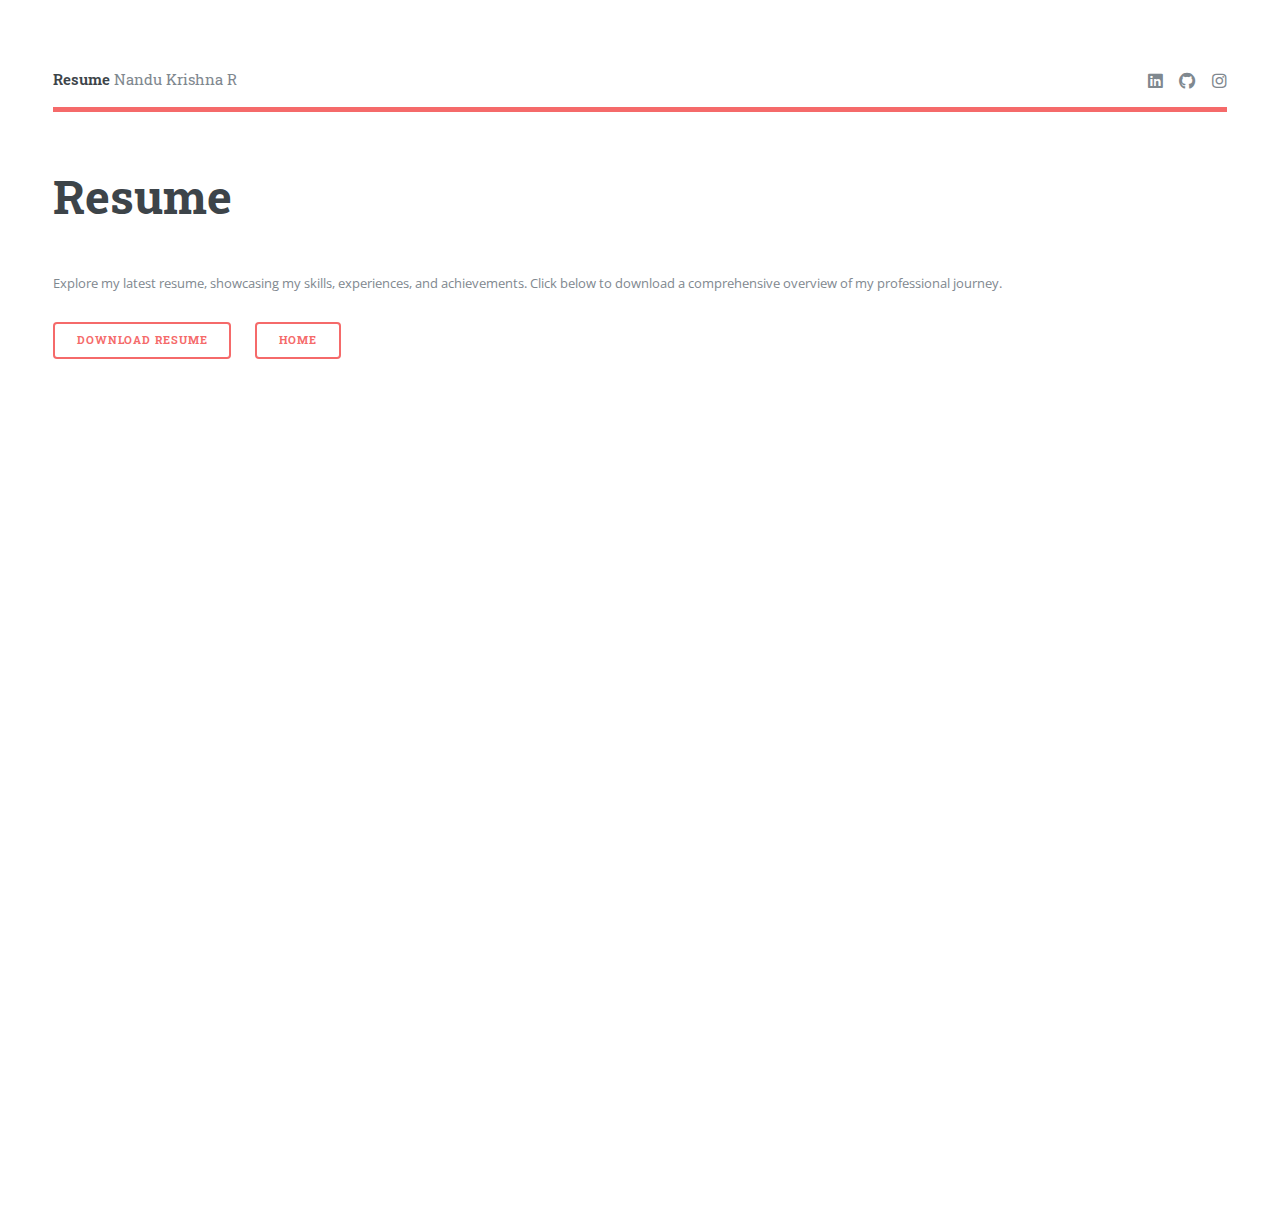
<file: Resume.html>
<!DOCTYPE HTML>
<!--
	Editorial by HTML5 UP
	html5up.net | @ajlkn
	Free for personal and commercial use under the CCA 3.0 license (html5up.net/license)
-->
<html>
	<head>
		<title>Resume</title>
		<meta charset="utf-8" />
		<meta name="viewport" content="width=device-width, initial-scale=1, user-scalable=no" />
		<link rel="stylesheet" href="assets/css/main.css" />
		<link rel="icon" href="images/favicon/favicon.ico" type="image/x-icon" />
	</head>
	<body class="is-preload">

		<!-- Wrapper -->
			<div id="wrapper">

				<!-- Main -->
					<div id="main">
						<div class="inner">

							<!-- Header -->
							<header id="header">
								
								<a href="index.html" class="logo"><strong>Resume</strong>  Nandu Krishna R</a>
								<ul class="icons">
									<li><a href="https://www.linkedin.com/in/nandu-krishna-r/" class="icon brands fa-linkedin"><span class="label">LinkedIn</span></a></li>
									<li><a href="https://github.com/Nandu-Kris7" class="icon brands fa-github"><span class="label">Github</span></a></li>
									<li><a href="https://www.instagram.com/cypher_.7?igsh=NTc4MTIwNjQ2YQ%3D%3D&utm_source=qr" class="icon brands fa-instagram"><span class="label">Instagram</span></a></li>
									
								</ul>
							</header>

							<!-- Content -->
								<section>
									<header class="main">
										<h1>Resume</h1>
									</header>
									<p>Explore my latest resume, showcasing my skills, experiences, and achievements. Click below to download a comprehensive overview of my professional journey.</p>
									<ul class="actions" style="display: flex; gap: 10px;">
										<li><a href="images/Nandu Resume.pdf" download class="button big">Download Resume</a></li>
										<li><a href="index.html" class="button big">Home</a></li>
									</ul>
										<iframe src="images/Nandu Resume.pdf" class="resume-container" style="width: 100%; height: 800px; border: none; position: relative; z-index: 1;"></iframe>
									</ul>
				

						</div>
					</div>

			</div>

		<!-- Scripts -->
			<script src="assets/js/jquery.min.js"></script>
			<script src="assets/js/browser.min.js"></script>
			<script src="assets/js/breakpoints.min.js"></script>
			<script src="assets/js/util.js"></script>
			<script src="assets/js/main.js"></script>

	</body>
</html>
</file>
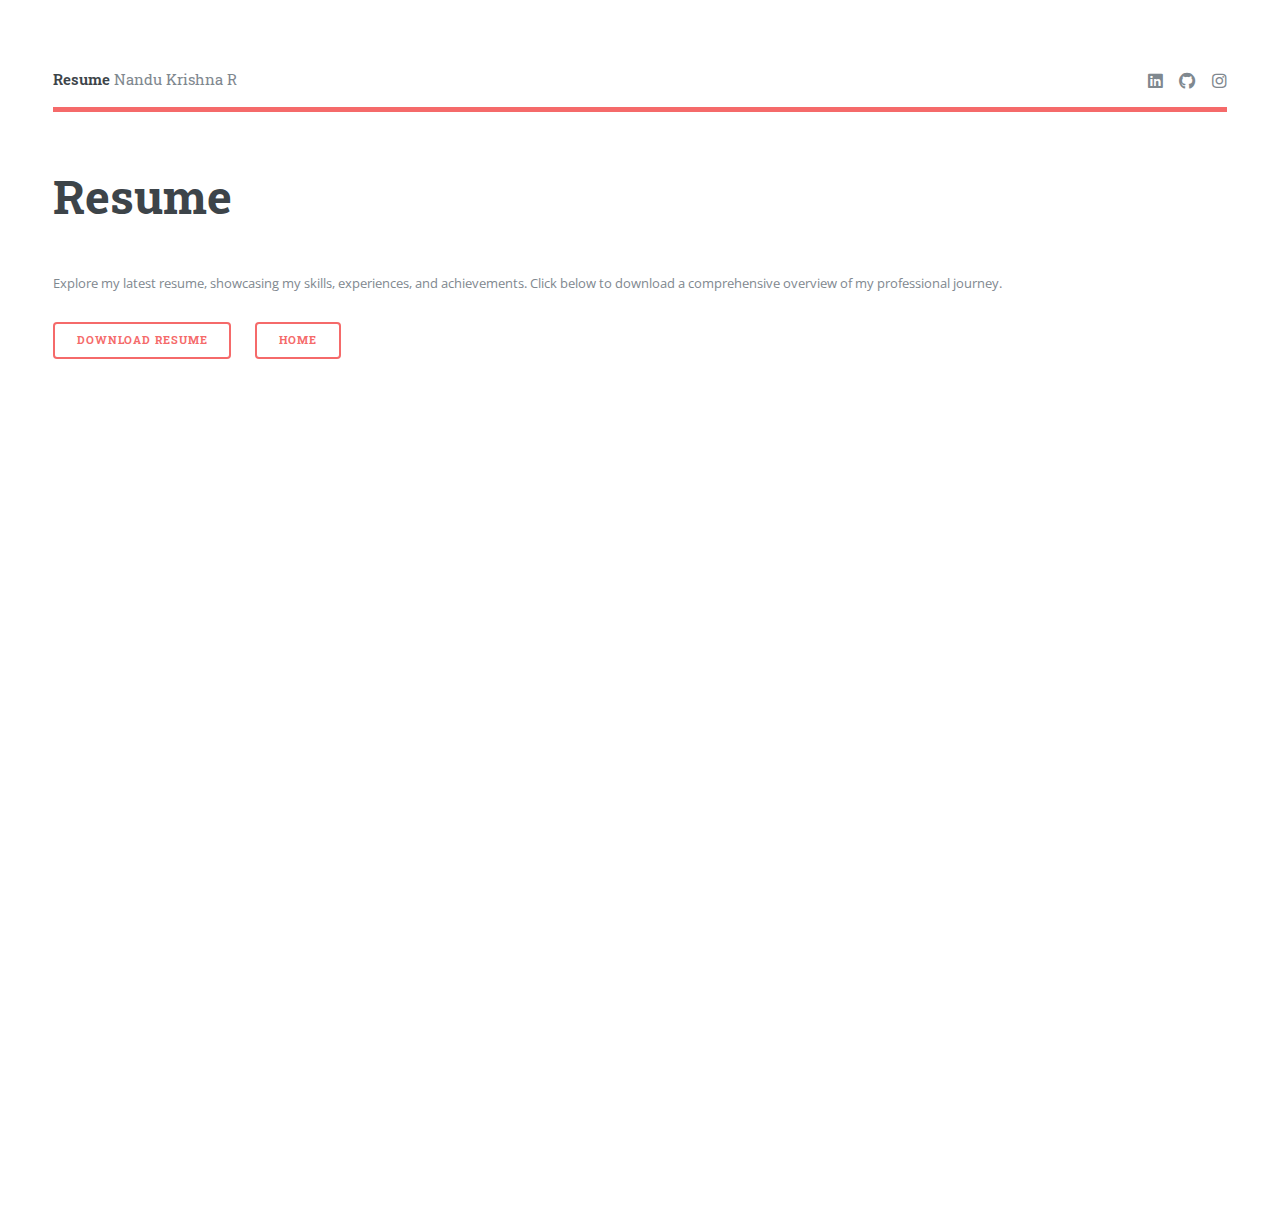
<file: PortWebsite/Resume.html>
<!DOCTYPE HTML>
<!--
	Editorial by HTML5 UP
	html5up.net | @ajlkn
	Free for personal and commercial use under the CCA 3.0 license (html5up.net/license)
-->
<html>
	<head>
		<title>Resume</title>
		<meta charset="utf-8" />
		<meta name="viewport" content="width=device-width, initial-scale=1, user-scalable=no" />
		<link rel="stylesheet" href="assets/css/main.css" />
	</head>
	<body class="is-preload">

		<!-- Wrapper -->
			<div id="wrapper">

				<!-- Main -->
					<div id="main">
						<div class="inner">

							<!-- Header -->
							<header id="header">
								
								<a href="index.html" class="logo"><strong>Resume</strong>  Nandu Krishna R</a>
								<ul class="icons">
									<li><a href="https://www.linkedin.com/in/nandu-krishna-r/" class="icon brands fa-linkedin"><span class="label">LinkedIn</span></a></li>
									<li><a href="https://github.com/Nandu-Kris7" class="icon brands fa-github"><span class="label">Github</span></a></li>
									<li><a href="https://www.instagram.com/cypher_.7?igsh=NTc4MTIwNjQ2YQ%3D%3D&utm_source=qr" class="icon brands fa-instagram"><span class="label">Instagram</span></a></li>
									
								</ul>
							</header>

							<!-- Content -->
								<section>
									<header class="main">
										<h1>Resume</h1>
									</header>
									<p>Explore my latest resume, showcasing my skills, experiences, and achievements. Click below to download a comprehensive overview of my professional journey.</p>
									<ul class="actions" style="display: flex; gap: 10px;">
										<li><a href="images/Nandu Resume.pdf" download class="button big">Download Resume</a></li>
										<li><a href="index.html" class="button big">Home</a></li>
									</ul>
										<iframe src="images/Nandu Resume.pdf" class="resume-container" style="width: 100%; height: 800px; border: none; position: relative; z-index: 1;"></iframe>
									</ul>
				

						</div>
					</div>

			</div>

		<!-- Scripts -->
			<script src="assets/js/jquery.min.js"></script>
			<script src="assets/js/browser.min.js"></script>
			<script src="assets/js/breakpoints.min.js"></script>
			<script src="assets/js/util.js"></script>
			<script src="assets/js/main.js"></script>

	</body>
</html>
</file>
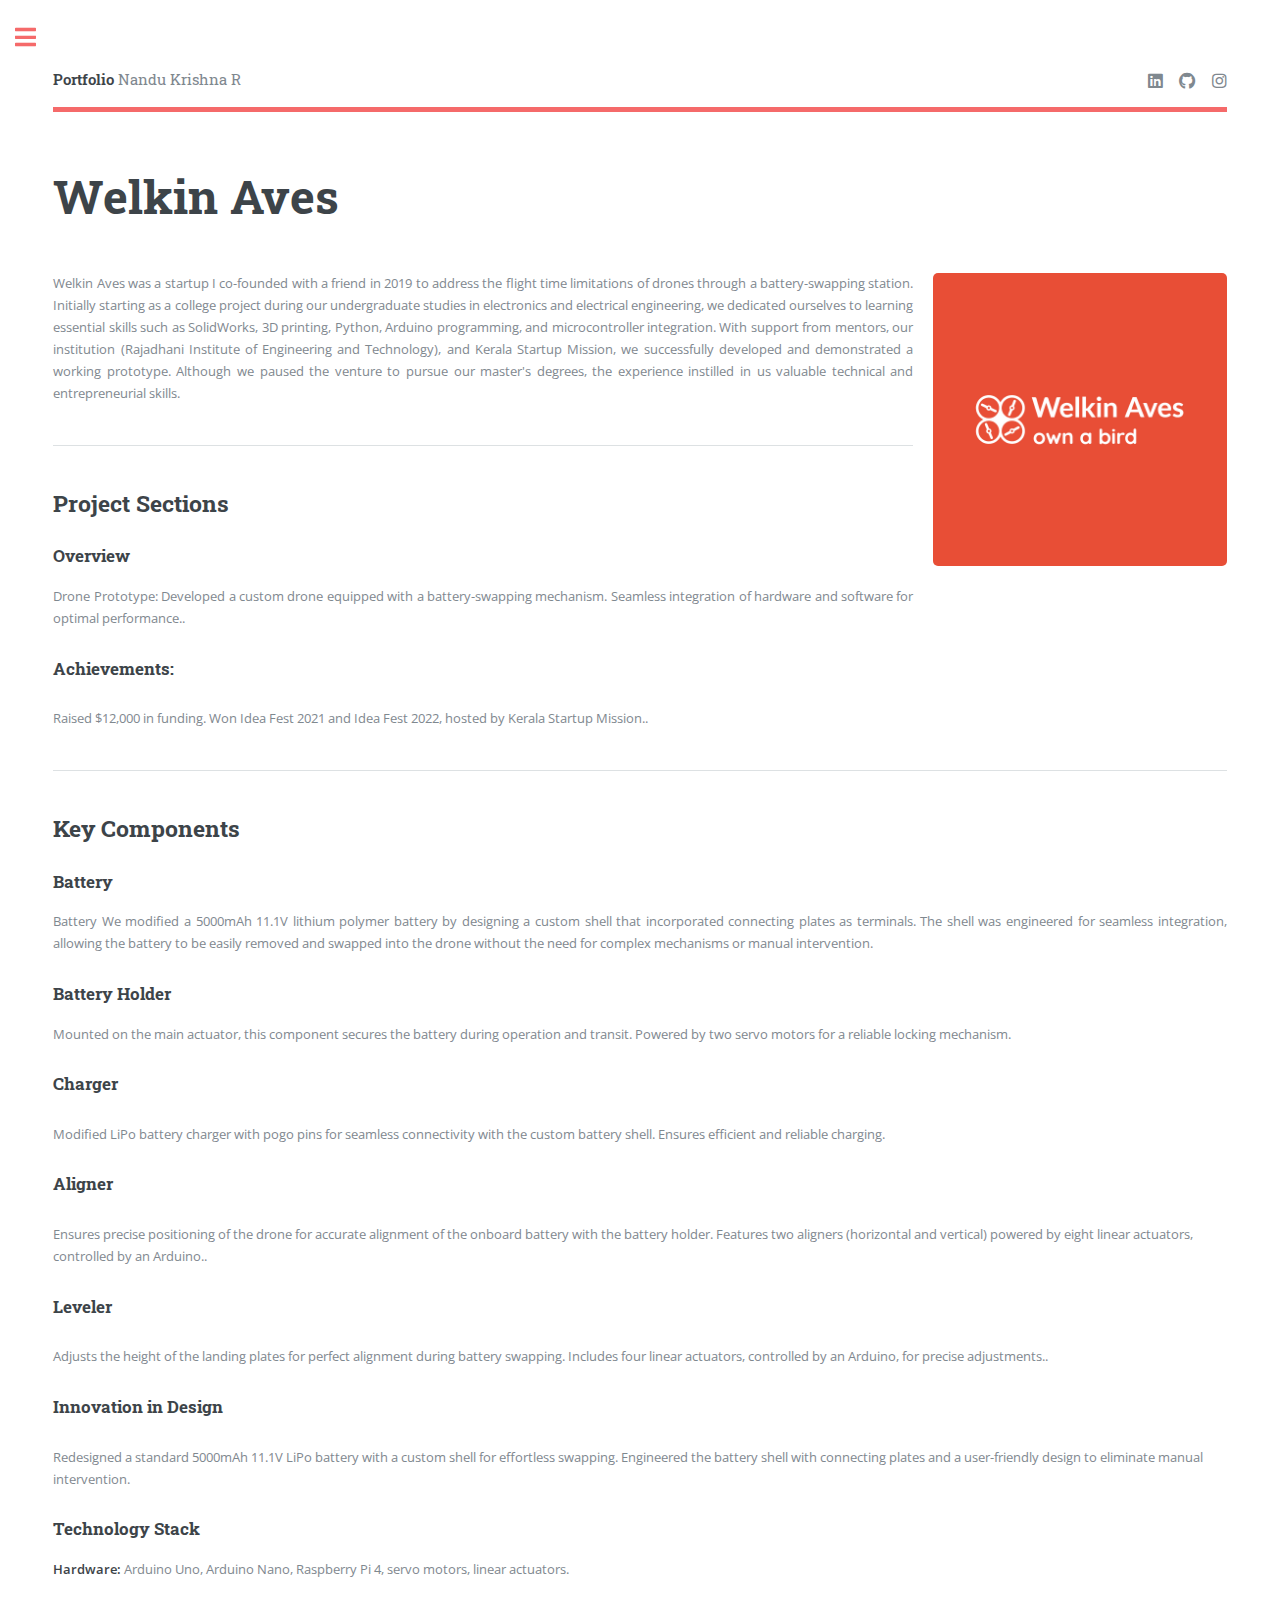
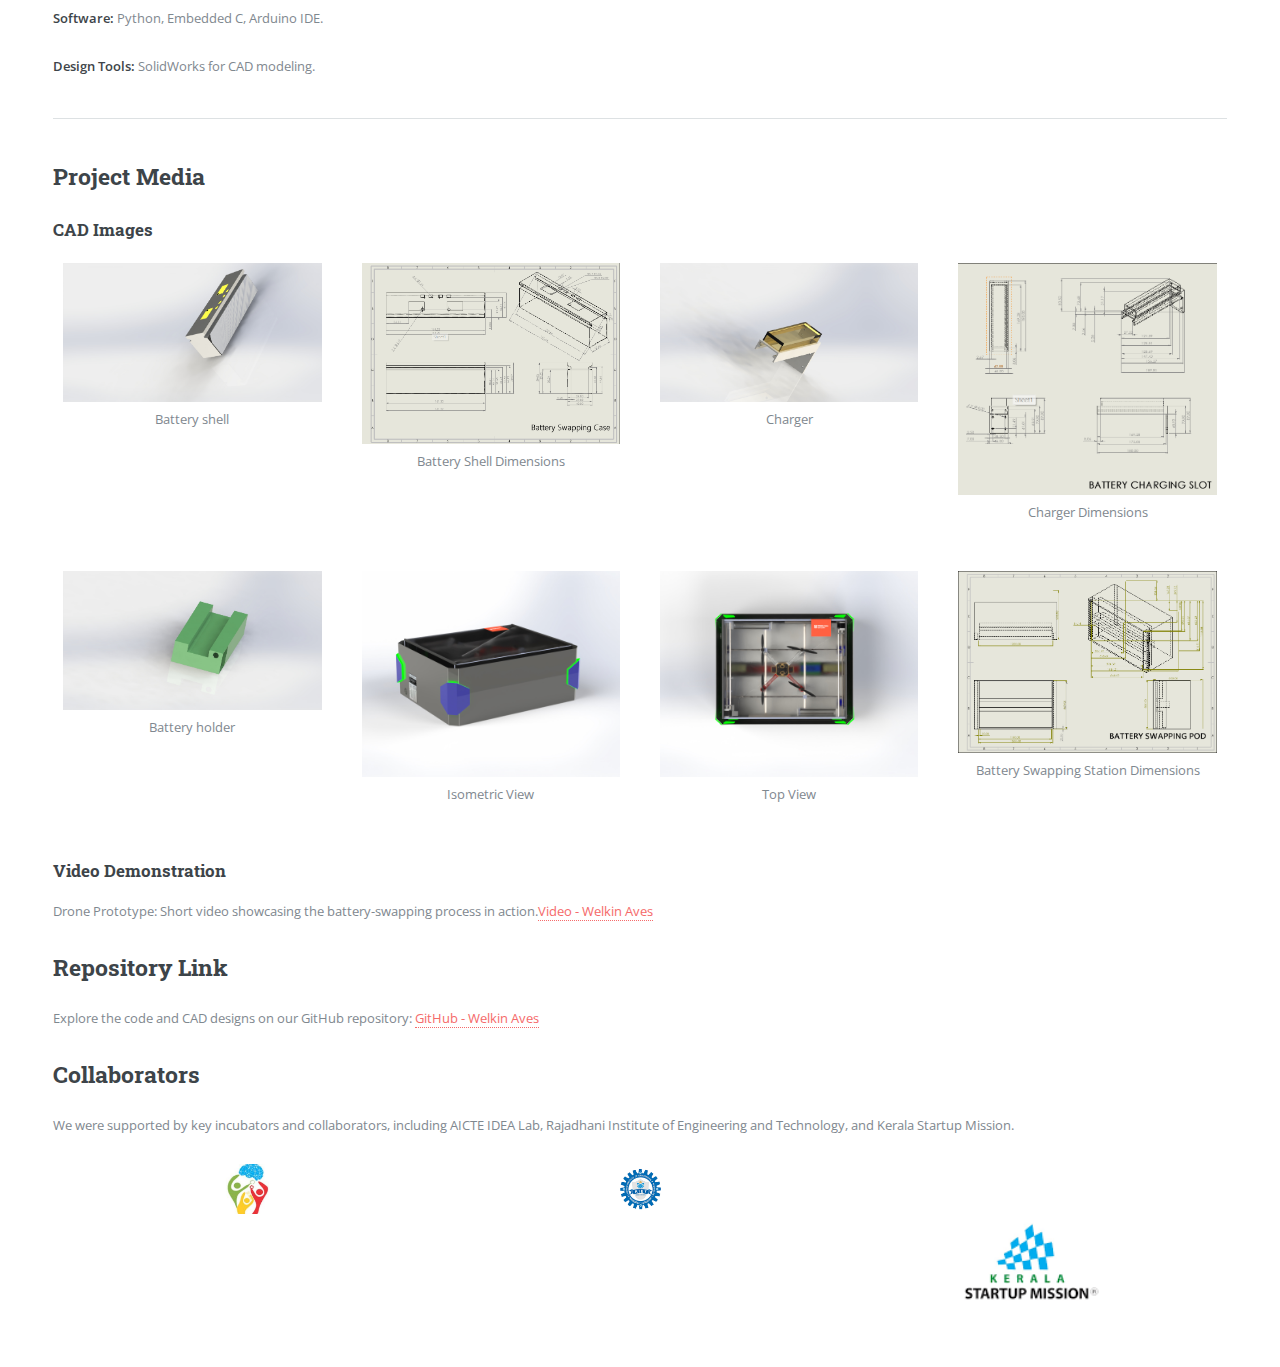
<file: PortWebsite/Welkin Aves.html>
<!DOCTYPE HTML>
<!--
	Editorial by HTML5 UP
	html5up.net | @ajlkn
	Free for personal and commercial use under the CCA 3.0 license (html5up.net/license)
-->
<html>
	<head>
		<title>Portfolio</title>
		<meta charset="utf-8" />
		<meta name="viewport" content="width=device-width, initial-scale=1, user-scalable=no" />
		<link rel="stylesheet" href="assets/css/main.css" />
	</head>
	<body class="is-preload">

		<!-- Wrapper -->
			<div id="wrapper">

				<!-- Main -->
					<div id="main">
						<div class="inner">

							<!-- Header -->
							<header id="header">
								<a href="index.html" class="logo"><strong>Portfolio</strong>  Nandu Krishna R</a>
								<ul class="icons">
									<li><a href="https://www.linkedin.com/in/nandu-krishna-r/" class="icon brands fa-linkedin"><span class="label">LinkedIn</span></a></li>
									<li><a href="https://github.com/Nandu-Kris7" class="icon brands fa-github"><span class="label">Github</span></a></li>
									<li><a href="https://www.instagram.com/cypher_.7?igsh=NTc4MTIwNjQ2YQ%3D%3D&utm_source=qr" class="icon brands fa-instagram"><span class="label">Instagram</span></a></li>
									
								</ul>
							</header>

							<!-- Content -->
								<section>
									<header class="main">
										<h1>Welkin Aves</h1>
									</header>

									<span class="image main" style="float: right; max-width: 25%; height: auto; margin-left: 20px;"><img src="images/Welkin Aves.png" alt="" /></span>

									<p style="text-align: justify;">Welkin Aves was a startup I co-founded with a friend in 2019 to address the flight time limitations of drones through a battery-swapping station. Initially starting as a college project during our undergraduate studies in electronics and electrical engineering, we dedicated ourselves to learning essential skills such as SolidWorks, 3D printing, Python, Arduino programming, and microcontroller integration. With support from mentors, our institution (Rajadhani Institute of Engineering and Technology), and Kerala Startup Mission, we successfully developed and demonstrated a working prototype. Although we paused the venture to pursue our master's degrees, the experience instilled in us valuable technical and entrepreneurial skills.</p>
									

									<hr class="major" />

									<h2>Project Sections</h2>
									<h3>Overview</h3>
									<p style="text-align: justify;">Drone Prototype:
										Developed a custom drone equipped with a battery-swapping mechanism.
										Seamless integration of hardware and software for optimal performance..</p>
										<h3>Achievements:</h3>
										<p style="text-align: justify;"></p>Raised $12,000 in funding.
										Won Idea Fest 2021 and Idea Fest 2022, hosted by Kerala Startup Mission..</p>

									<hr class="major" />

									<h2>Key Components</h2>
									    <h3>Battery</h3>
									    <p style="text-align: justify;">Battery We modified a 5000mAh 11.1V lithium polymer battery by designing a custom shell that incorporated connecting plates as terminals. The shell was engineered for seamless integration, allowing the battery to be easily removed and swapped into the drone without the need for complex mechanisms or manual intervention.</p>
									    <h3>Battery Holder</h3>

									    <p style="text-align: justify;">Mounted on the main actuator, this component secures the battery during operation and transit.
										Powered by two servo motors for a reliable locking mechanism.</p>
										
										<h3>Charger</h3>
										
										<p style="text-align: justify;"></p>Modified LiPo battery charger with pogo pins for seamless connectivity with the custom battery shell.
										Ensures efficient and reliable charging.</p>

										<h3>Aligner</h3>
										
										<p style="text-align: justify;"></p>Ensures precise positioning of the drone for accurate alignment of the onboard battery with the battery holder.
										Features two aligners (horizontal and vertical) powered by eight linear actuators, controlled by an Arduino..</p>
										
										<h3>Leveler</h3>
										
										<p style="text-align: justify;"></p>Adjusts the height of the landing plates for perfect alignment during battery swapping.
										Includes four linear actuators, controlled by an Arduino, for precise adjustments..</p>
										<h3>Innovation in Design</h3>
										<p style="text-align: justify;"></p>Redesigned a standard 5000mAh 11.1V LiPo battery with a custom shell for effortless swapping.
										Engineered the battery shell with connecting plates and a user-friendly design to eliminate manual intervention.</p>
										<h3>Technology Stack</h3>
										<p style="text-align: justify;"><strong>Hardware:</strong> Arduino Uno, Arduino Nano, Raspberry Pi 4, servo motors, linear actuators.</p>
										<p style="text-align: justify;"><strong>Software:</strong> Python, Embedded C, Arduino IDE.</p>
										<p style="text-align: justify;"><strong>Design Tools:</strong> SolidWorks for CAD modeling.</p>

									<hr class="major" />

									<h2>Project Media</h2>
									<h3>CAD Images</h3>
									<div class="image-grid">
										<div class="image-item">
											<img src="images/Battery Shell.JPG" alt="Image 1" />
											<p>Battery shell</p>
										</div>
										<div class="image-item">
											<img src="images/Battery Shell Dimensions.png" alt="Image 2" />
											<p>Battery Shell Dimensions</p>
										</div>
										<div class="image-item">
											<img src="images/Charger.JPG" alt="Image 3" />
											<p>Charger</p>
										</div>
										<div class="image-item">
											<img src="images/Charger Dimensions.png" alt="Image 4" />
											<p>Charger Dimensions</p>
										</div>
										<div class="image-item">
											<img src="images/Battery Holder.JPG" alt="Image 5" />
											<p>Battery holder</p>
										</div>
										<div class="image-item">
											<img src="images/Isometric View.jpg" alt="Image 6" />
											<p>Isometric View</p>
										</div>
										<div class="image-item">
											<img src="images/Top View.jpg" alt="Image 7" />
											<p>Top View</p>
										</div>
										<div class="image-item">
											<img src="images/Battery Swapping Station Dimensions.png" alt="Image 8" />
											<p>Battery Swapping Station Dimensions</p>
										</div>
									</div>
									<style>
									.image-grid {
										display: grid;
										grid-template-columns: repeat(4, 1fr);
										gap: 20px;
										margin-top: 20px;
									}

									.image-item {
										text-align: center;
									}

									.image-item img {
										width: 100%;
										height: 200px; /* Set a fixed height for all images */
										object-fit: cover; /* Ensure images cover the area without distortion */
									}
									</style>

									<style>
									.image-grid {
										display: grid;
										grid-template-columns: repeat(4, 1fr);
										gap: 20px;
										margin-top: 20px;
									}

									.image-item {
										text-align: center;
									}

									.image-item img {
										width: 100%;
										height: auto;
									}
									</style>
									

								</section>
								<h3>Video Demonstration</h3>
								<p style="text-align: justify;">Drone Prototype: Short video showcasing the battery-swapping process in action.<a href="https://youtu.be/vFYVcK0mq1c">Video - Welkin Aves</a></p>
							
								<h2>Repository Link</h2>
								<p style="text-align: justify;">Explore the code and CAD designs on our GitHub repository: <a href="https://github.com/Nandu-Kris7/Welkin-Aves.git">GitHub - Welkin Aves</a></p>
								<h2>Collaborators</h2>
								<p style="text-align: justify;">We were supported by key incubators and collaborators, including AICTE IDEA Lab, Rajadhani Institute of Engineering and Technology, and Kerala Startup Mission.</p>	
						<div class="image-row">
							<div class="image-item">
								<img src="images/Idea Lab logo.jpeg" alt="Image 1" />
							</div>
							<div class="image-item">
								<img src="images/RIET lOGO.png" alt="Image 2" />
							</div>
							<div class="image-item">
								<img src="images/STARTUP MISSION logo.png" alt="Image 3" />
							</div>
						</div>
						<style>
						.image-row {
							display: flex;
							justify-content: space-between;
							margin-top: 20px;
						}

						.image-item {
							flex: 1;
							margin: 0 10px;
							text-align: center;
						}

						.image-item img {
							width: 100%;
							height: 100px; /* Set a fixed height for all images */
						}

						.image-row .image-item:nth-child(1) img,
						.image-row .image-item:nth-child(2) img {
							height: 50px; /* Set a smaller height for the first two images */
							object-fit: contain; /* Ensure images fit within the area without distortion */
						}
						</style>

						<style>
						.image-row {
							display: flex;
							justify-content: space-between;
							margin-top: 20px;
						}

						.image-item {
							flex: 1;
							margin: 0 10px;
							text-align: center;
						}

						.image-item img {
							width: 100%;
							height: auto;
						}
						</style>
						</div>
					</div>

				<!-- Sidebar -->
					<div id="sidebar">
						<div class="inner">

							<!-- Search -->
								<section id="search" class="alt">
									<form method="post" action="#">
										<input type="text" name="query" id="query" placeholder="Search" />
									</form>
								</section>

							<!-- Menu -->
							<nav id="menu">
							<header class="major">
								<h2>Menu</h2>
							</header>
							<ul>
								<li><a href="index.html">Homepage</a></li>
								
								<li><a href="Resume.html">Resume</a></li>
								<li>
									<span class="opener">Projects</span>
									<ul>
										<li><a href="Welkin Aves.html">Welkin Aves</a></li>
										<li><a href="#">Tic Tac Toe Game</a></li>
										
									</ul>
								</li>
								
						</nav>

							
							<!-- Section -->
							<section>
								<header class="major">
									<h2>Get in touch</h2>
								</header>
								<p style="text-align: justify;">I’d love to hear from you! Whether you have a question, an opportunity, or just want to connect, feel free to reach out. Let’s collaborate and make great things happen.</p>
								<ul class="contact">
									<li class="icon solid fa-envelope"><a href="#">nandukris7@outlook.com</a></li>
									<li class="icon solid fa-phone">(818) 984-7951</li>
									<li class="icon solid fa-home">8925 Lindley Ave, Northridge<br />
									California 91325</li>
								</ul>
							</section>

						<!-- Footer -->
							<footer id="footer">
								<p class="copyright">&copy;  All rights reserved.</a> Design: <a href="https://html5up.net">HTML5 UP</a>.</p>
							</footer>
						</div>
					</div>

			</div>

		<!-- Scripts -->
			<script src="assets/js/jquery.min.js"></script>
			<script src="assets/js/browser.min.js"></script>
			<script src="assets/js/breakpoints.min.js"></script>
			<script src="assets/js/util.js"></script>
			<script src="assets/js/main.js"></script>

	</body>
</html>
</file>
<file: assets/css/main.css>
@import url(fontawesome-all.min.css);
@import url("https://fonts.googleapis.com/css?family=Open+Sans:400,600,400italic,600italic|Roboto+Slab:400,700");
/*
	Editorial by HTML5 UP
	html5up.net | @ajlkn
	Free for personal and commercial use under the CCA 3.0 license (html5up.net/license)
*/
html, body, div, span, applet, object,
iframe, h1, h2, h3, h4, h5, h6, p, blockquote,
pre, a, abbr, acronym, address, big, cite,
code, del, dfn, em, img, ins, kbd, q, s, samp,
small, strike, strong, sub, sup, tt, var, b,
u, i, center, dl, dt, dd, ol, ul, li, fieldset,
form, label, legend, table, caption, tbody,
tfoot, thead, tr, th, td, article, aside,
canvas, details, embed, figure, figcaption,
footer, header, hgroup, menu, nav, output, ruby,
section, summary, time, mark, audio, video {
  margin: 0;
  padding: 0;
  border: 0;
  font-size: 100%;
  font: inherit;
  vertical-align: baseline; }

article, aside, details, figcaption, figure,
footer, header, hgroup, menu, nav, section {
  display: block; }

body {
  line-height: 1; }

ol, ul {
  list-style: none; }

blockquote, q {
  quotes: none; }
  blockquote:before, blockquote:after, q:before, q:after {
    content: '';
    content: none; }

table {
  border-collapse: collapse;
  border-spacing: 0; }

body {
  -webkit-text-size-adjust: none; }

mark {
  background-color: transparent;
  color: inherit; }

input::-moz-focus-inner {
  border: 0;
  padding: 0; }

input, select, textarea {
  -moz-appearance: none;
  -webkit-appearance: none;
  -ms-appearance: none;
  appearance: none; }

/* Basic */
@-ms-viewport {
  width: device-width; }

body {
  -ms-overflow-style: scrollbar; }

@media screen and (max-width: 480px) {
  html, body {
    min-width: 320px; } }

html {
  box-sizing: border-box; }

*, *:before, *:after {
  box-sizing: inherit; }

body {
  background: #ffffff; }
  body.is-preload *, body.is-preload *:before, body.is-preload *:after, body.is-resizing *, body.is-resizing *:before, body.is-resizing *:after {
    -moz-animation: none !important;
    -webkit-animation: none !important;
    -ms-animation: none !important;
    animation: none !important;
    -moz-transition: none !important;
    -webkit-transition: none !important;
    -ms-transition: none !important;
    transition: none !important; }

/* Type */
body, input, select, textarea {
  color: #7f888f;
  font-family: "Open Sans", sans-serif;
  font-size: 13pt;
  font-weight: 400;
  line-height: 1.65; }
  @media screen and (max-width: 1680px) {
    body, input, select, textarea {
      font-size: 11pt; } }
  @media screen and (max-width: 1280px) {
    body, input, select, textarea {
      font-size: 10pt; } }
  @media screen and (max-width: 360px) {
    body, input, select, textarea {
      font-size: 9pt; } }

a {
  -moz-transition: color 0.2s ease-in-out, border-bottom-color 0.2s ease-in-out;
  -webkit-transition: color 0.2s ease-in-out, border-bottom-color 0.2s ease-in-out;
  -ms-transition: color 0.2s ease-in-out, border-bottom-color 0.2s ease-in-out;
  transition: color 0.2s ease-in-out, border-bottom-color 0.2s ease-in-out;
  border-bottom: dotted 1px;
  color: #f56a6a;
  text-decoration: none; }
  a:hover {
    border-bottom-color: #f56a6a;
    color: #f56a6a !important; }
    a:hover strong {
      color: inherit; }

strong, b {
  color: #3d4449;
  font-weight: 600; }

em, i {
  font-style: italic; }

p {
  margin: 0 0 2em 0; }

h1, h2, h3, h4, h5, h6 {
  color: #3d4449;
  font-family: "Roboto Slab", serif;
  font-weight: 700;
  line-height: 1.5;
  margin: 0 0 1em 0; }
  h1 a, h2 a, h3 a, h4 a, h5 a, h6 a {
    color: inherit;
    text-decoration: none;
    border-bottom: 0; }

h1 {
  font-size: 4em;
  margin: 0 0 0.5em 0;
  line-height: 1.3; }

h2 {
  font-size: 1.75em; }

h3 {
  font-size: 1.25em; }

h4 {
  font-size: 1.1em; }

h5 {
  font-size: 0.9em; }

h6 {
  font-size: 0.7em; }

@media screen and (max-width: 1680px) {
  h1 {
    font-size: 3.5em; } }

@media screen and (max-width: 980px) {
  h1 {
    font-size: 3.25em; } }

@media screen and (max-width: 736px) {
  h1 {
    font-size: 2em;
    line-height: 1.4; }
  h2 {
    font-size: 1.5em; } }

sub {
  font-size: 0.8em;
  position: relative;
  top: 0.5em; }

sup {
  font-size: 0.8em;
  position: relative;
  top: -0.5em; }

blockquote {
  border-left: solid 3px rgba(210, 215, 217, 0.75);
  font-style: italic;
  margin: 0 0 2em 0;
  padding: 0.5em 0 0.5em 2em; }

code {
  background: rgba(230, 235, 237, 0.25);
  border-radius: 0.375em;
  border: solid 1px rgba(210, 215, 217, 0.75);
  font-family: "Courier New", monospace;
  font-size: 0.9em;
  margin: 0 0.25em;
  padding: 0.25em 0.65em; }

pre {
  -webkit-overflow-scrolling: touch;
  font-family: "Courier New", monospace;
  font-size: 0.9em;
  margin: 0 0 2em 0; }
  pre code {
    display: block;
    line-height: 1.75;
    padding: 1em 1.5em;
    overflow-x: auto; }

hr {
  border: 0;
  border-bottom: solid 1px rgba(210, 215, 217, 0.75);
  margin: 2em 0; }
  hr.major {
    margin: 3em 0; }

.align-left {
  text-align: left; }

.align-center {
  text-align: center; }

.align-right {
  text-align: right; }

/* Row */
.row {
  display: flex;
  flex-wrap: wrap;
  box-sizing: border-box;
  align-items: stretch; }
  .row > * {
    box-sizing: border-box; }
  .row.gtr-uniform > * > :last-child {
    margin-bottom: 0; }
  .row.aln-left {
    justify-content: flex-start; }
  .row.aln-center {
    justify-content: center; }
  .row.aln-right {
    justify-content: flex-end; }
  .row.aln-top {
    align-items: flex-start; }
  .row.aln-middle {
    align-items: center; }
  .row.aln-bottom {
    align-items: flex-end; }
  .row > .imp {
    order: -1; }
  .row > .col-1 {
    width: 8.33333%; }
  .row > .off-1 {
    margin-left: 8.33333%; }
  .row > .col-2 {
    width: 16.66667%; }
  .row > .off-2 {
    margin-left: 16.66667%; }
  .row > .col-3 {
    width: 25%; }
  .row > .off-3 {
    margin-left: 25%; }
  .row > .col-4 {
    width: 33.33333%; }
  .row > .off-4 {
    margin-left: 33.33333%; }
  .row > .col-5 {
    width: 41.66667%; }
  .row > .off-5 {
    margin-left: 41.66667%; }
  .row > .col-6 {
    width: 50%; }
  .row > .off-6 {
    margin-left: 50%; }
  .row > .col-7 {
    width: 58.33333%; }
  .row > .off-7 {
    margin-left: 58.33333%; }
  .row > .col-8 {
    width: 66.66667%; }
  .row > .off-8 {
    margin-left: 66.66667%; }
  .row > .col-9 {
    width: 75%; }
  .row > .off-9 {
    margin-left: 75%; }
  .row > .col-10 {
    width: 83.33333%; }
  .row > .off-10 {
    margin-left: 83.33333%; }
  .row > .col-11 {
    width: 91.66667%; }
  .row > .off-11 {
    margin-left: 91.66667%; }
  .row > .col-12 {
    width: 100%; }
  .row > .off-12 {
    margin-left: 100%; }
  .row.gtr-0 {
    margin-top: 0;
    margin-left: 0em; }
    .row.gtr-0 > * {
      padding: 0 0 0 0em; }
    .row.gtr-0.gtr-uniform {
      margin-top: 0em; }
      .row.gtr-0.gtr-uniform > * {
        padding-top: 0em; }
  .row.gtr-25 {
    margin-top: 0;
    margin-left: -0.375em; }
    .row.gtr-25 > * {
      padding: 0 0 0 0.375em; }
    .row.gtr-25.gtr-uniform {
      margin-top: -0.375em; }
      .row.gtr-25.gtr-uniform > * {
        padding-top: 0.375em; }
  .row.gtr-50 {
    margin-top: 0;
    margin-left: -0.75em; }
    .row.gtr-50 > * {
      padding: 0 0 0 0.75em; }
    .row.gtr-50.gtr-uniform {
      margin-top: -0.75em; }
      .row.gtr-50.gtr-uniform > * {
        padding-top: 0.75em; }
  .row {
    margin-top: 0;
    margin-left: -1.5em; }
    .row > * {
      padding: 0 0 0 1.5em; }
    .row.gtr-uniform {
      margin-top: -1.5em; }
      .row.gtr-uniform > * {
        padding-top: 1.5em; }
  .row.gtr-150 {
    margin-top: 0;
    margin-left: -2.25em; }
    .row.gtr-150 > * {
      padding: 0 0 0 2.25em; }
    .row.gtr-150.gtr-uniform {
      margin-top: -2.25em; }
      .row.gtr-150.gtr-uniform > * {
        padding-top: 2.25em; }
  .row.gtr-200 {
    margin-top: 0;
    margin-left: -3em; }
    .row.gtr-200 > * {
      padding: 0 0 0 3em; }
    .row.gtr-200.gtr-uniform {
      margin-top: -3em; }
      .row.gtr-200.gtr-uniform > * {
        padding-top: 3em; }
  @media screen and (max-width: 1680px) {
    .row {
      display: flex;
      flex-wrap: wrap;
      box-sizing: border-box;
      align-items: stretch; }
      .row > * {
        box-sizing: border-box; }
      .row.gtr-uniform > * > :last-child {
        margin-bottom: 0; }
      .row.aln-left {
        justify-content: flex-start; }
      .row.aln-center {
        justify-content: center; }
      .row.aln-right {
        justify-content: flex-end; }
      .row.aln-top {
        align-items: flex-start; }
      .row.aln-middle {
        align-items: center; }
      .row.aln-bottom {
        align-items: flex-end; }
      .row > .imp-xlarge {
        order: -1; }
      .row > .col-1-xlarge {
        width: 8.33333%; }
      .row > .off-1-xlarge {
        margin-left: 8.33333%; }
      .row > .col-2-xlarge {
        width: 16.66667%; }
      .row > .off-2-xlarge {
        margin-left: 16.66667%; }
      .row > .col-3-xlarge {
        width: 25%; }
      .row > .off-3-xlarge {
        margin-left: 25%; }
      .row > .col-4-xlarge {
        width: 33.33333%; }
      .row > .off-4-xlarge {
        margin-left: 33.33333%; }
      .row > .col-5-xlarge {
        width: 41.66667%; }
      .row > .off-5-xlarge {
        margin-left: 41.66667%; }
      .row > .col-6-xlarge {
        width: 50%; }
      .row > .off-6-xlarge {
        margin-left: 50%; }
      .row > .col-7-xlarge {
        width: 58.33333%; }
      .row > .off-7-xlarge {
        margin-left: 58.33333%; }
      .row > .col-8-xlarge {
        width: 66.66667%; }
      .row > .off-8-xlarge {
        margin-left: 66.66667%; }
      .row > .col-9-xlarge {
        width: 75%; }
      .row > .off-9-xlarge {
        margin-left: 75%; }
      .row > .col-10-xlarge {
        width: 83.33333%; }
      .row > .off-10-xlarge {
        margin-left: 83.33333%; }
      .row > .col-11-xlarge {
        width: 91.66667%; }
      .row > .off-11-xlarge {
        margin-left: 91.66667%; }
      .row > .col-12-xlarge {
        width: 100%; }
      .row > .off-12-xlarge {
        margin-left: 100%; }
      .row.gtr-0 {
        margin-top: 0;
        margin-left: 0em; }
        .row.gtr-0 > * {
          padding: 0 0 0 0em; }
        .row.gtr-0.gtr-uniform {
          margin-top: 0em; }
          .row.gtr-0.gtr-uniform > * {
            padding-top: 0em; }
      .row.gtr-25 {
        margin-top: 0;
        margin-left: -0.375em; }
        .row.gtr-25 > * {
          padding: 0 0 0 0.375em; }
        .row.gtr-25.gtr-uniform {
          margin-top: -0.375em; }
          .row.gtr-25.gtr-uniform > * {
            padding-top: 0.375em; }
      .row.gtr-50 {
        margin-top: 0;
        margin-left: -0.75em; }
        .row.gtr-50 > * {
          padding: 0 0 0 0.75em; }
        .row.gtr-50.gtr-uniform {
          margin-top: -0.75em; }
          .row.gtr-50.gtr-uniform > * {
            padding-top: 0.75em; }
      .row {
        margin-top: 0;
        margin-left: -1.5em; }
        .row > * {
          padding: 0 0 0 1.5em; }
        .row.gtr-uniform {
          margin-top: -1.5em; }
          .row.gtr-uniform > * {
            padding-top: 1.5em; }
      .row.gtr-150 {
        margin-top: 0;
        margin-left: -2.25em; }
        .row.gtr-150 > * {
          padding: 0 0 0 2.25em; }
        .row.gtr-150.gtr-uniform {
          margin-top: -2.25em; }
          .row.gtr-150.gtr-uniform > * {
            padding-top: 2.25em; }
      .row.gtr-200 {
        margin-top: 0;
        margin-left: -3em; }
        .row.gtr-200 > * {
          padding: 0 0 0 3em; }
        .row.gtr-200.gtr-uniform {
          margin-top: -3em; }
          .row.gtr-200.gtr-uniform > * {
            padding-top: 3em; } }
  @media screen and (max-width: 1280px) {
    .row {
      display: flex;
      flex-wrap: wrap;
      box-sizing: border-box;
      align-items: stretch; }
      .row > * {
        box-sizing: border-box; }
      .row.gtr-uniform > * > :last-child {
        margin-bottom: 0; }
      .row.aln-left {
        justify-content: flex-start; }
      .row.aln-center {
        justify-content: center; }
      .row.aln-right {
        justify-content: flex-end; }
      .row.aln-top {
        align-items: flex-start; }
      .row.aln-middle {
        align-items: center; }
      .row.aln-bottom {
        align-items: flex-end; }
      .row > .imp-large {
        order: -1; }
      .row > .col-1-large {
        width: 8.33333%; }
      .row > .off-1-large {
        margin-left: 8.33333%; }
      .row > .col-2-large {
        width: 16.66667%; }
      .row > .off-2-large {
        margin-left: 16.66667%; }
      .row > .col-3-large {
        width: 25%; }
      .row > .off-3-large {
        margin-left: 25%; }
      .row > .col-4-large {
        width: 33.33333%; }
      .row > .off-4-large {
        margin-left: 33.33333%; }
      .row > .col-5-large {
        width: 41.66667%; }
      .row > .off-5-large {
        margin-left: 41.66667%; }
      .row > .col-6-large {
        width: 50%; }
      .row > .off-6-large {
        margin-left: 50%; }
      .row > .col-7-large {
        width: 58.33333%; }
      .row > .off-7-large {
        margin-left: 58.33333%; }
      .row > .col-8-large {
        width: 66.66667%; }
      .row > .off-8-large {
        margin-left: 66.66667%; }
      .row > .col-9-large {
        width: 75%; }
      .row > .off-9-large {
        margin-left: 75%; }
      .row > .col-10-large {
        width: 83.33333%; }
      .row > .off-10-large {
        margin-left: 83.33333%; }
      .row > .col-11-large {
        width: 91.66667%; }
      .row > .off-11-large {
        margin-left: 91.66667%; }
      .row > .col-12-large {
        width: 100%; }
      .row > .off-12-large {
        margin-left: 100%; }
      .row.gtr-0 {
        margin-top: 0;
        margin-left: 0em; }
        .row.gtr-0 > * {
          padding: 0 0 0 0em; }
        .row.gtr-0.gtr-uniform {
          margin-top: 0em; }
          .row.gtr-0.gtr-uniform > * {
            padding-top: 0em; }
      .row.gtr-25 {
        margin-top: 0;
        margin-left: -0.375em; }
        .row.gtr-25 > * {
          padding: 0 0 0 0.375em; }
        .row.gtr-25.gtr-uniform {
          margin-top: -0.375em; }
          .row.gtr-25.gtr-uniform > * {
            padding-top: 0.375em; }
      .row.gtr-50 {
        margin-top: 0;
        margin-left: -0.75em; }
        .row.gtr-50 > * {
          padding: 0 0 0 0.75em; }
        .row.gtr-50.gtr-uniform {
          margin-top: -0.75em; }
          .row.gtr-50.gtr-uniform > * {
            padding-top: 0.75em; }
      .row {
        margin-top: 0;
        margin-left: -1.5em; }
        .row > * {
          padding: 0 0 0 1.5em; }
        .row.gtr-uniform {
          margin-top: -1.5em; }
          .row.gtr-uniform > * {
            padding-top: 1.5em; }
      .row.gtr-150 {
        margin-top: 0;
        margin-left: -2.25em; }
        .row.gtr-150 > * {
          padding: 0 0 0 2.25em; }
        .row.gtr-150.gtr-uniform {
          margin-top: -2.25em; }
          .row.gtr-150.gtr-uniform > * {
            padding-top: 2.25em; }
      .row.gtr-200 {
        margin-top: 0;
        margin-left: -3em; }
        .row.gtr-200 > * {
          padding: 0 0 0 3em; }
        .row.gtr-200.gtr-uniform {
          margin-top: -3em; }
          .row.gtr-200.gtr-uniform > * {
            padding-top: 3em; } }
  @media screen and (max-width: 980px) {
    .row {
      display: flex;
      flex-wrap: wrap;
      box-sizing: border-box;
      align-items: stretch; }
      .row > * {
        box-sizing: border-box; }
      .row.gtr-uniform > * > :last-child {
        margin-bottom: 0; }
      .row.aln-left {
        justify-content: flex-start; }
      .row.aln-center {
        justify-content: center; }
      .row.aln-right {
        justify-content: flex-end; }
      .row.aln-top {
        align-items: flex-start; }
      .row.aln-middle {
        align-items: center; }
      .row.aln-bottom {
        align-items: flex-end; }
      .row > .imp-medium {
        order: -1; }
      .row > .col-1-medium {
        width: 8.33333%; }
      .row > .off-1-medium {
        margin-left: 8.33333%; }
      .row > .col-2-medium {
        width: 16.66667%; }
      .row > .off-2-medium {
        margin-left: 16.66667%; }
      .row > .col-3-medium {
        width: 25%; }
      .row > .off-3-medium {
        margin-left: 25%; }
      .row > .col-4-medium {
        width: 33.33333%; }
      .row > .off-4-medium {
        margin-left: 33.33333%; }
      .row > .col-5-medium {
        width: 41.66667%; }
      .row > .off-5-medium {
        margin-left: 41.66667%; }
      .row > .col-6-medium {
        width: 50%; }
      .row > .off-6-medium {
        margin-left: 50%; }
      .row > .col-7-medium {
        width: 58.33333%; }
      .row > .off-7-medium {
        margin-left: 58.33333%; }
      .row > .col-8-medium {
        width: 66.66667%; }
      .row > .off-8-medium {
        margin-left: 66.66667%; }
      .row > .col-9-medium {
        width: 75%; }
      .row > .off-9-medium {
        margin-left: 75%; }
      .row > .col-10-medium {
        width: 83.33333%; }
      .row > .off-10-medium {
        margin-left: 83.33333%; }
      .row > .col-11-medium {
        width: 91.66667%; }
      .row > .off-11-medium {
        margin-left: 91.66667%; }
      .row > .col-12-medium {
        width: 100%; }
      .row > .off-12-medium {
        margin-left: 100%; }
      .row.gtr-0 {
        margin-top: 0;
        margin-left: 0em; }
        .row.gtr-0 > * {
          padding: 0 0 0 0em; }
        .row.gtr-0.gtr-uniform {
          margin-top: 0em; }
          .row.gtr-0.gtr-uniform > * {
            padding-top: 0em; }
      .row.gtr-25 {
        margin-top: 0;
        margin-left: -0.375em; }
        .row.gtr-25 > * {
          padding: 0 0 0 0.375em; }
        .row.gtr-25.gtr-uniform {
          margin-top: -0.375em; }
          .row.gtr-25.gtr-uniform > * {
            padding-top: 0.375em; }
      .row.gtr-50 {
        margin-top: 0;
        margin-left: -0.75em; }
        .row.gtr-50 > * {
          padding: 0 0 0 0.75em; }
        .row.gtr-50.gtr-uniform {
          margin-top: -0.75em; }
          .row.gtr-50.gtr-uniform > * {
            padding-top: 0.75em; }
      .row {
        margin-top: 0;
        margin-left: -1.5em; }
        .row > * {
          padding: 0 0 0 1.5em; }
        .row.gtr-uniform {
          margin-top: -1.5em; }
          .row.gtr-uniform > * {
            padding-top: 1.5em; }
      .row.gtr-150 {
        margin-top: 0;
        margin-left: -2.25em; }
        .row.gtr-150 > * {
          padding: 0 0 0 2.25em; }
        .row.gtr-150.gtr-uniform {
          margin-top: -2.25em; }
          .row.gtr-150.gtr-uniform > * {
            padding-top: 2.25em; }
      .row.gtr-200 {
        margin-top: 0;
        margin-left: -3em; }
        .row.gtr-200 > * {
          padding: 0 0 0 3em; }
        .row.gtr-200.gtr-uniform {
          margin-top: -3em; }
          .row.gtr-200.gtr-uniform > * {
            padding-top: 3em; } }
  @media screen and (max-width: 736px) {
    .row {
      display: flex;
      flex-wrap: wrap;
      box-sizing: border-box;
      align-items: stretch; }
      .row > * {
        box-sizing: border-box; }
      .row.gtr-uniform > * > :last-child {
        margin-bottom: 0; }
      .row.aln-left {
        justify-content: flex-start; }
      .row.aln-center {
        justify-content: center; }
      .row.aln-right {
        justify-content: flex-end; }
      .row.aln-top {
        align-items: flex-start; }
      .row.aln-middle {
        align-items: center; }
      .row.aln-bottom {
        align-items: flex-end; }
      .row > .imp-small {
        order: -1; }
      .row > .col-1-small {
        width: 8.33333%; }
      .row > .off-1-small {
        margin-left: 8.33333%; }
      .row > .col-2-small {
        width: 16.66667%; }
      .row > .off-2-small {
        margin-left: 16.66667%; }
      .row > .col-3-small {
        width: 25%; }
      .row > .off-3-small {
        margin-left: 25%; }
      .row > .col-4-small {
        width: 33.33333%; }
      .row > .off-4-small {
        margin-left: 33.33333%; }
      .row > .col-5-small {
        width: 41.66667%; }
      .row > .off-5-small {
        margin-left: 41.66667%; }
      .row > .col-6-small {
        width: 50%; }
      .row > .off-6-small {
        margin-left: 50%; }
      .row > .col-7-small {
        width: 58.33333%; }
      .row > .off-7-small {
        margin-left: 58.33333%; }
      .row > .col-8-small {
        width: 66.66667%; }
      .row > .off-8-small {
        margin-left: 66.66667%; }
      .row > .col-9-small {
        width: 75%; }
      .row > .off-9-small {
        margin-left: 75%; }
      .row > .col-10-small {
        width: 83.33333%; }
      .row > .off-10-small {
        margin-left: 83.33333%; }
      .row > .col-11-small {
        width: 91.66667%; }
      .row > .off-11-small {
        margin-left: 91.66667%; }
      .row > .col-12-small {
        width: 100%; }
      .row > .off-12-small {
        margin-left: 100%; }
      .row.gtr-0 {
        margin-top: 0;
        margin-left: 0em; }
        .row.gtr-0 > * {
          padding: 0 0 0 0em; }
        .row.gtr-0.gtr-uniform {
          margin-top: 0em; }
          .row.gtr-0.gtr-uniform > * {
            padding-top: 0em; }
      .row.gtr-25 {
        margin-top: 0;
        margin-left: -0.375em; }
        .row.gtr-25 > * {
          padding: 0 0 0 0.375em; }
        .row.gtr-25.gtr-uniform {
          margin-top: -0.375em; }
          .row.gtr-25.gtr-uniform > * {
            padding-top: 0.375em; }
      .row.gtr-50 {
        margin-top: 0;
        margin-left: -0.75em; }
        .row.gtr-50 > * {
          padding: 0 0 0 0.75em; }
        .row.gtr-50.gtr-uniform {
          margin-top: -0.75em; }
          .row.gtr-50.gtr-uniform > * {
            padding-top: 0.75em; }
      .row {
        margin-top: 0;
        margin-left: -1.5em; }
        .row > * {
          padding: 0 0 0 1.5em; }
        .row.gtr-uniform {
          margin-top: -1.5em; }
          .row.gtr-uniform > * {
            padding-top: 1.5em; }
      .row.gtr-150 {
        margin-top: 0;
        margin-left: -2.25em; }
        .row.gtr-150 > * {
          padding: 0 0 0 2.25em; }
        .row.gtr-150.gtr-uniform {
          margin-top: -2.25em; }
          .row.gtr-150.gtr-uniform > * {
            padding-top: 2.25em; }
      .row.gtr-200 {
        margin-top: 0;
        margin-left: -3em; }
        .row.gtr-200 > * {
          padding: 0 0 0 3em; }
        .row.gtr-200.gtr-uniform {
          margin-top: -3em; }
          .row.gtr-200.gtr-uniform > * {
            padding-top: 3em; } }
  @media screen and (max-width: 480px) {
    .row {
      display: flex;
      flex-wrap: wrap;
      box-sizing: border-box;
      align-items: stretch; }
      .row > * {
        box-sizing: border-box; }
      .row.gtr-uniform > * > :last-child {
        margin-bottom: 0; }
      .row.aln-left {
        justify-content: flex-start; }
      .row.aln-center {
        justify-content: center; }
      .row.aln-right {
        justify-content: flex-end; }
      .row.aln-top {
        align-items: flex-start; }
      .row.aln-middle {
        align-items: center; }
      .row.aln-bottom {
        align-items: flex-end; }
      .row > .imp-xsmall {
        order: -1; }
      .row > .col-1-xsmall {
        width: 8.33333%; }
      .row > .off-1-xsmall {
        margin-left: 8.33333%; }
      .row > .col-2-xsmall {
        width: 16.66667%; }
      .row > .off-2-xsmall {
        margin-left: 16.66667%; }
      .row > .col-3-xsmall {
        width: 25%; }
      .row > .off-3-xsmall {
        margin-left: 25%; }
      .row > .col-4-xsmall {
        width: 33.33333%; }
      .row > .off-4-xsmall {
        margin-left: 33.33333%; }
      .row > .col-5-xsmall {
        width: 41.66667%; }
      .row > .off-5-xsmall {
        margin-left: 41.66667%; }
      .row > .col-6-xsmall {
        width: 50%; }
      .row > .off-6-xsmall {
        margin-left: 50%; }
      .row > .col-7-xsmall {
        width: 58.33333%; }
      .row > .off-7-xsmall {
        margin-left: 58.33333%; }
      .row > .col-8-xsmall {
        width: 66.66667%; }
      .row > .off-8-xsmall {
        margin-left: 66.66667%; }
      .row > .col-9-xsmall {
        width: 75%; }
      .row > .off-9-xsmall {
        margin-left: 75%; }
      .row > .col-10-xsmall {
        width: 83.33333%; }
      .row > .off-10-xsmall {
        margin-left: 83.33333%; }
      .row > .col-11-xsmall {
        width: 91.66667%; }
      .row > .off-11-xsmall {
        margin-left: 91.66667%; }
      .row > .col-12-xsmall {
        width: 100%; }
      .row > .off-12-xsmall {
        margin-left: 100%; }
      .row.gtr-0 {
        margin-top: 0;
        margin-left: 0em; }
        .row.gtr-0 > * {
          padding: 0 0 0 0em; }
        .row.gtr-0.gtr-uniform {
          margin-top: 0em; }
          .row.gtr-0.gtr-uniform > * {
            padding-top: 0em; }
      .row.gtr-25 {
        margin-top: 0;
        margin-left: -0.375em; }
        .row.gtr-25 > * {
          padding: 0 0 0 0.375em; }
        .row.gtr-25.gtr-uniform {
          margin-top: -0.375em; }
          .row.gtr-25.gtr-uniform > * {
            padding-top: 0.375em; }
      .row.gtr-50 {
        margin-top: 0;
        margin-left: -0.75em; }
        .row.gtr-50 > * {
          padding: 0 0 0 0.75em; }
        .row.gtr-50.gtr-uniform {
          margin-top: -0.75em; }
          .row.gtr-50.gtr-uniform > * {
            padding-top: 0.75em; }
      .row {
        margin-top: 0;
        margin-left: -1.5em; }
        .row > * {
          padding: 0 0 0 1.5em; }
        .row.gtr-uniform {
          margin-top: -1.5em; }
          .row.gtr-uniform > * {
            padding-top: 1.5em; }
      .row.gtr-150 {
        margin-top: 0;
        margin-left: -2.25em; }
        .row.gtr-150 > * {
          padding: 0 0 0 2.25em; }
        .row.gtr-150.gtr-uniform {
          margin-top: -2.25em; }
          .row.gtr-150.gtr-uniform > * {
            padding-top: 2.25em; }
      .row.gtr-200 {
        margin-top: 0;
        margin-left: -3em; }
        .row.gtr-200 > * {
          padding: 0 0 0 3em; }
        .row.gtr-200.gtr-uniform {
          margin-top: -3em; }
          .row.gtr-200.gtr-uniform > * {
            padding-top: 3em; } }

/* Section/Article */
section.special, article.special {
  text-align: center; }

header p {
  font-family: "Roboto Slab", serif;
  font-size: 1em;
  font-weight: 400;
  letter-spacing: 0.075em;
  margin-top: -0.5em;
  text-transform: uppercase; }

header.major > :last-child {
  border-bottom: solid 3px #f56a6a;
  display: inline-block;
  margin: 0 0 2em 0;
  padding: 0 0.75em 0.5em 0; }

header.main > :last-child {
  margin: 0 0 1em 0; }

/* Form */
form {
  margin: 0 0 2em 0; }

label {
  color: #3d4449;
  display: block;
  font-size: 0.9em;
  font-weight: 600;
  margin: 0 0 1em 0; }

input[type="text"],
input[type="password"],
input[type="email"],
input[type="tel"],
input[type="search"],
input[type="url"],
select,
textarea {
  -moz-appearance: none;
  -webkit-appearance: none;
  -ms-appearance: none;
  appearance: none;
  background: #ffffff;
  border-radius: 0.375em;
  border: none;
  border: solid 1px rgba(210, 215, 217, 0.75);
  color: inherit;
  display: block;
  outline: 0;
  padding: 0 1em;
  text-decoration: none;
  width: 100%; }
  input[type="text"]:invalid,
  input[type="password"]:invalid,
  input[type="email"]:invalid,
  input[type="tel"]:invalid,
  input[type="search"]:invalid,
  input[type="url"]:invalid,
  select:invalid,
  textarea:invalid {
    box-shadow: none; }
  input[type="text"]:focus,
  input[type="password"]:focus,
  input[type="email"]:focus,
  input[type="tel"]:focus,
  input[type="search"]:focus,
  input[type="url"]:focus,
  select:focus,
  textarea:focus {
    border-color: #f56a6a;
    box-shadow: 0 0 0 1px #f56a6a; }

select {
  background-image: url("data:image/svg+xml;charset=utf8,%3Csvg xmlns='http://www.w3.org/2000/svg' width='40' height='40' preserveAspectRatio='none' viewBox='0 0 40 40'%3E%3Cpath d='M9.4,12.3l10.4,10.4l10.4-10.4c0.2-0.2,0.5-0.4,0.9-0.4c0.3,0,0.6,0.1,0.9,0.4l3.3,3.3c0.2,0.2,0.4,0.5,0.4,0.9 c0,0.4-0.1,0.6-0.4,0.9L20.7,31.9c-0.2,0.2-0.5,0.4-0.9,0.4c-0.3,0-0.6-0.1-0.9-0.4L4.3,17.3c-0.2-0.2-0.4-0.5-0.4-0.9 c0-0.4,0.1-0.6,0.4-0.9l3.3-3.3c0.2-0.2,0.5-0.4,0.9-0.4S9.1,12.1,9.4,12.3z' fill='rgba(210, 215, 217, 0.75)' /%3E%3C/svg%3E");
  background-size: 1.25em;
  background-repeat: no-repeat;
  background-position: calc(100% - 1em) center;
  height: 2.75em;
  padding-right: 2.75em;
  text-overflow: ellipsis; }
  select option {
    color: #3d4449;
    background: #ffffff; }
  select:focus::-ms-value {
    background-color: transparent; }
  select::-ms-expand {
    display: none; }

input[type="text"],
input[type="password"],
input[type="email"],
input[type="tel"],
input[type="search"],
input[type="url"],
select {
  height: 2.75em; }

textarea {
  padding: 0.75em 1em; }

input[type="checkbox"],
input[type="radio"] {
  -moz-appearance: none;
  -webkit-appearance: none;
  -ms-appearance: none;
  appearance: none;
  display: block;
  float: left;
  margin-right: -2em;
  opacity: 0;
  width: 1em;
  z-index: -1; }
  input[type="checkbox"] + label,
  input[type="radio"] + label {
    text-decoration: none;
    color: #7f888f;
    cursor: pointer;
    display: inline-block;
    font-size: 1em;
    font-weight: 400;
    padding-left: 2.4em;
    padding-right: 0.75em;
    position: relative; }
    input[type="checkbox"] + label:before,
    input[type="radio"] + label:before {
      -moz-osx-font-smoothing: grayscale;
      -webkit-font-smoothing: antialiased;
      display: inline-block;
      font-style: normal;
      font-variant: normal;
      text-rendering: auto;
      line-height: 1;
      text-transform: none !important;
      font-family: 'Font Awesome 5 Free';
      font-weight: 900; }
    input[type="checkbox"] + label:before,
    input[type="radio"] + label:before {
      background: #ffffff;
      border-radius: 0.375em;
      border: solid 1px rgba(210, 215, 217, 0.75);
      content: '';
      display: inline-block;
      font-size: 0.8em;
      height: 2.0625em;
      left: 0;
      line-height: 2.0625em;
      position: absolute;
      text-align: center;
      top: 0;
      width: 2.0625em; }
  input[type="checkbox"]:checked + label:before,
  input[type="radio"]:checked + label:before {
    background: #3d4449;
    border-color: #3d4449;
    color: #ffffff;
    content: '\f00c'; }
  input[type="checkbox"]:focus + label:before,
  input[type="radio"]:focus + label:before {
    border-color: #f56a6a;
    box-shadow: 0 0 0 1px #f56a6a; }

input[type="checkbox"] + label:before {
  border-radius: 0.375em; }

input[type="radio"] + label:before {
  border-radius: 100%; }

::-webkit-input-placeholder {
  color: #9fa3a6 !important;
  opacity: 1.0; }

:-moz-placeholder {
  color: #9fa3a6 !important;
  opacity: 1.0; }

::-moz-placeholder {
  color: #9fa3a6 !important;
  opacity: 1.0; }

:-ms-input-placeholder {
  color: #9fa3a6 !important;
  opacity: 1.0; }

/* Box */
.box {
  border-radius: 0.375em;
  border: solid 1px rgba(210, 215, 217, 0.75);
  margin-bottom: 2em;
  padding: 1.5em; }
  .box > :last-child,
  .box > :last-child > :last-child,
  .box > :last-child > :last-child > :last-child {
    margin-bottom: 0; }
  .box.alt {
    border: 0;
    border-radius: 0;
    padding: 0; }

/* Icon */
.icon {
  text-decoration: none;
  border-bottom: none;
  position: relative; }
  .icon:before {
    -moz-osx-font-smoothing: grayscale;
    -webkit-font-smoothing: antialiased;
    display: inline-block;
    font-style: normal;
    font-variant: normal;
    text-rendering: auto;
    line-height: 1;
    text-transform: none !important;
    font-family: 'Font Awesome 5 Free';
    font-weight: 400; }
  .icon > .label {
    display: none; }
  .icon:before {
    line-height: inherit; }
  .icon.solid:before {
    font-weight: 900; }
  .icon.brands:before {
    font-family: 'Font Awesome 5 Brands'; }

/* Image */
.image {
  border-radius: 0.375em;
  border: 0;
  display: inline-block;
  position: relative; }
  .image img {
    border-radius: 0.375em;
    display: block; }
  .image.left, .image.right {
    max-width: 40%; }
    .image.left img, .image.right img {
      width: 100%; }
  .image.left {
    float: left;
    padding: 0 1.5em 1em 0;
    top: 0.25em; }
  .image.right {
    float: right;
    padding: 0 0 1em 1.5em;
    top: 0.25em; }
  .image.fit {
    display: block;
    margin: 0 0 2em 0;
    width: 100%; }
    .image.fit img {
      width: 100%; }
  .image.main {
    display: block;
    margin: 0 0 3em 0;
    width: 100%; }
    .image.main img {
      width: 100%; }

a.image {
  overflow: hidden; }
  a.image img {
    -moz-transition: -moz-transform 0.2s ease;
    -webkit-transition: -webkit-transform 0.2s ease;
    -ms-transition: -ms-transform 0.2s ease;
    transition: transform 0.2s ease; }
  a.image:hover img {
    -moz-transform: scale(1.075);
    -webkit-transform: scale(1.075);
    -ms-transform: scale(1.075);
    transform: scale(1.075); }

/* List */
ol {
  list-style: decimal;
  margin: 0 0 2em 0;
  padding-left: 1.25em; }
  ol li {
    padding-left: 0.25em; }

ul {
  list-style: disc;
  margin: 0 0 2em 0;
  padding-left: 1em; }
  ul li {
    padding-left: 0.5em; }
  ul.alt {
    list-style: none;
    padding-left: 0; }
    ul.alt li {
      border-top: solid 1px rgba(210, 215, 217, 0.75);
      padding: 0.5em 0; }
      ul.alt li:first-child {
        border-top: 0;
        padding-top: 0; }

dl {
  margin: 0 0 2em 0; }
  dl dt {
    display: block;
    font-weight: 600;
    margin: 0 0 1em 0; }
  dl dd {
    margin-left: 2em; }

/* Actions */
ul.actions {
  display: -moz-flex;
  display: -webkit-flex;
  display: -ms-flex;
  display: flex;
  cursor: default;
  list-style: none;
  margin-left: -1em;
  padding-left: 0; }
  ul.actions li {
    padding: 0 0 0 1em;
    vertical-align: middle; }
  ul.actions.special {
    -moz-justify-content: center;
    -webkit-justify-content: center;
    -ms-justify-content: center;
    justify-content: center;
    width: 100%;
    margin-left: 0; }
    ul.actions.special li:first-child {
      padding-left: 0; }
  ul.actions.stacked {
    -moz-flex-direction: column;
    -webkit-flex-direction: column;
    -ms-flex-direction: column;
    flex-direction: column;
    margin-left: 0; }
    ul.actions.stacked li {
      padding: 1.3em 0 0 0; }
      ul.actions.stacked li:first-child {
        padding-top: 0; }
  ul.actions.fit {
    width: calc(100% + 1em); }
    ul.actions.fit li {
      -moz-flex-grow: 1;
      -webkit-flex-grow: 1;
      -ms-flex-grow: 1;
      flex-grow: 1;
      -moz-flex-shrink: 1;
      -webkit-flex-shrink: 1;
      -ms-flex-shrink: 1;
      flex-shrink: 1;
      width: 100%; }
      ul.actions.fit li > * {
        width: 100%; }
    ul.actions.fit.stacked {
      width: 100%; }

/* Icons */
ul.icons {
  cursor: default;
  list-style: none;
  padding-left: 0; }
  ul.icons li {
    display: inline-block;
    padding: 0 1em 0 0; }
    ul.icons li:last-child {
      padding-right: 0; }
    ul.icons li .icon {
      color: inherit; }
      ul.icons li .icon:before {
        font-size: 1.25em; }

/* Contact */
ul.contact {
  list-style: none;
  padding: 0; }
  ul.contact li {
    text-decoration: none;
    border-top: solid 1px rgba(210, 215, 217, 0.75);
    margin: 1.5em 0 0 0;
    padding: 1.5em 0 0 3em;
    position: relative; }
    ul.contact li:before {
      -moz-osx-font-smoothing: grayscale;
      -webkit-font-smoothing: antialiased;
      display: inline-block;
      font-style: normal;
      font-variant: normal;
      text-rendering: auto;
      line-height: 1;
      text-transform: none !important;
      font-family: 'Font Awesome 5 Free';
      font-weight: 400; }
    ul.contact li:before {
      color: #f56a6a;
      display: inline-block;
      font-size: 1.5em;
      height: 1.125em;
      left: 0;
      line-height: 1.125em;
      position: absolute;
      text-align: center;
      top: 1em;
      width: 1.5em; }
    ul.contact li:first-child {
      border-top: 0;
      margin-top: 0;
      padding-top: 0; }
      ul.contact li:first-child:before {
        top: 0; }
    ul.contact li a {
      color: inherit; }

/* Pagination */
ul.pagination {
  cursor: default;
  list-style: none;
  padding-left: 0; }
  ul.pagination li {
    display: inline-block;
    padding-left: 0;
    vertical-align: middle; }
    ul.pagination li > .page {
      -moz-transition: background-color 0.2s ease-in-out, color 0.2s ease-in-out;
      -webkit-transition: background-color 0.2s ease-in-out, color 0.2s ease-in-out;
      -ms-transition: background-color 0.2s ease-in-out, color 0.2s ease-in-out;
      transition: background-color 0.2s ease-in-out, color 0.2s ease-in-out;
      border-bottom: 0;
      border-radius: 0.375em;
      display: inline-block;
      font-size: 0.8em;
      font-weight: 600;
      height: 2em;
      line-height: 2em;
      margin: 0 0.125em;
      min-width: 2em;
      padding: 0 0.5em;
      text-align: center; }
      ul.pagination li > .page.active {
        background-color: #f56a6a;
        color: #ffffff !important; }
        ul.pagination li > .page.active:hover {
          background-color: #f67878; }
        ul.pagination li > .page.active:active {
          background-color: #f45c5c; }
    ul.pagination li:first-child {
      padding-right: 0.75em; }
    ul.pagination li:last-child {
      padding-left: 0.75em; }
  @media screen and (max-width: 480px) {
    ul.pagination li:nth-child(n+2):nth-last-child(n+2) {
      display: none; }
    ul.pagination li:first-child {
      padding-right: 0; } }

/* Table */
.table-wrapper {
  -webkit-overflow-scrolling: touch;
  overflow-x: auto; }

table {
  margin: 0 0 2em 0;
  width: 100%; }
  table tbody tr {
    border: solid 1px rgba(210, 215, 217, 0.75);
    border-left: 0;
    border-right: 0; }
    table tbody tr:nth-child(2n + 1) {
      background-color: rgba(230, 235, 237, 0.25); }
  table td {
    padding: 0.75em 0.75em; }
  table th {
    color: #3d4449;
    font-size: 0.9em;
    font-weight: 600;
    padding: 0 0.75em 0.75em 0.75em;
    text-align: left; }
  table thead {
    border-bottom: solid 2px rgba(210, 215, 217, 0.75); }
  table tfoot {
    border-top: solid 2px rgba(210, 215, 217, 0.75); }
  table.alt {
    border-collapse: separate; }
    table.alt tbody tr td {
      border: solid 1px rgba(210, 215, 217, 0.75);
      border-left-width: 0;
      border-top-width: 0; }
      table.alt tbody tr td:first-child {
        border-left-width: 1px; }
    table.alt tbody tr:first-child td {
      border-top-width: 1px; }
    table.alt thead {
      border-bottom: 0; }
    table.alt tfoot {
      border-top: 0; }

/* Button */
input[type="submit"],
input[type="reset"],
input[type="button"],
button,
.button {
  -moz-appearance: none;
  -webkit-appearance: none;
  -ms-appearance: none;
  appearance: none;
  -moz-transition: background-color 0.2s ease-in-out, color 0.2s ease-in-out;
  -webkit-transition: background-color 0.2s ease-in-out, color 0.2s ease-in-out;
  -ms-transition: background-color 0.2s ease-in-out, color 0.2s ease-in-out;
  transition: background-color 0.2s ease-in-out, color 0.2s ease-in-out;
  background-color: transparent;
  border-radius: 0.375em;
  border: 0;
  box-shadow: inset 0 0 0 2px #f56a6a;
  color: #f56a6a !important;
  cursor: pointer;
  display: inline-block;
  font-family: "Roboto Slab", serif;
  font-size: 0.8em;
  font-weight: 700;
  height: 3.5em;
  letter-spacing: 0.075em;
  line-height: 3.5em;
  padding: 0 2.25em;
  text-align: center;
  text-decoration: none;
  text-transform: uppercase;
  white-space: nowrap; }
  input[type="submit"]:hover,
  input[type="reset"]:hover,
  input[type="button"]:hover,
  button:hover,
  .button:hover {
    background-color: rgba(245, 106, 106, 0.05); }
  input[type="submit"]:active,
  input[type="reset"]:active,
  input[type="button"]:active,
  button:active,
  .button:active {
    background-color: rgba(245, 106, 106, 0.15); }
  input[type="submit"].icon:before,
  input[type="reset"].icon:before,
  input[type="button"].icon:before,
  button.icon:before,
  .button.icon:before {
    margin-right: 0.5em; }
  input[type="submit"].fit,
  input[type="reset"].fit,
  input[type="button"].fit,
  button.fit,
  .button.fit {
    width: 100%; }
  input[type="submit"].small,
  input[type="reset"].small,
  input[type="button"].small,
  button.small,
  .button.small {
    font-size: 0.6em; }
  input[type="submit"].large,
  input[type="reset"].large,
  input[type="button"].large,
  button.large,
  .button.large {
    font-size: 1em;
    height: 3.65em;
    line-height: 3.65em; }
  input[type="submit"].primary,
  input[type="reset"].primary,
  input[type="button"].primary,
  button.primary,
  .button.primary {
    background-color: #f56a6a;
    box-shadow: none;
    color: #ffffff !important; }
    input[type="submit"].primary:hover,
    input[type="reset"].primary:hover,
    input[type="button"].primary:hover,
    button.primary:hover,
    .button.primary:hover {
      background-color: #f67878; }
    input[type="submit"].primary:active,
    input[type="reset"].primary:active,
    input[type="button"].primary:active,
    button.primary:active,
    .button.primary:active {
      background-color: #f45c5c; }
  input[type="submit"].disabled, input[type="submit"]:disabled,
  input[type="reset"].disabled,
  input[type="reset"]:disabled,
  input[type="button"].disabled,
  input[type="button"]:disabled,
  button.disabled,
  button:disabled,
  .button.disabled,
  .button:disabled {
    pointer-events: none;
    opacity: 0.25; }

/* Mini Posts */
.mini-posts article {
  border-top: solid 1px rgba(210, 215, 217, 0.75);
  margin-top: 2em;
  padding-top: 2em; }
  .mini-posts article .image {
    display: block;
    margin: 0 0 1.5em 0; }
    .mini-posts article .image img {
      display: block;
      width: 100%; }
  .mini-posts article:first-child {
    border-top: 0;
    margin-top: 0;
    padding-top: 0; }

/* Features */
.features {
  display: -moz-flex;
  display: -webkit-flex;
  display: -ms-flex;
  display: flex;
  -moz-flex-wrap: wrap;
  -webkit-flex-wrap: wrap;
  -ms-flex-wrap: wrap;
  flex-wrap: wrap;
  margin: 0 0 2em -3em;
  width: calc(100% + 3em); }
  .features article {
    -moz-align-items: center;
    -webkit-align-items: center;
    -ms-align-items: center;
    align-items: center;
    display: -moz-flex;
    display: -webkit-flex;
    display: -ms-flex;
    display: flex;
    margin: 0 0 3em 3em;
    position: relative;
    width: calc(50% - 3em); }
    .features article:nth-child(2n - 1) {
      margin-right: 1.5em; }
    .features article:nth-child(2n) {
      margin-left: 1.5em; }
    .features article:nth-last-child(1), .features article:nth-last-child(2) {
      margin-bottom: 0; }
    .features article .icon {
      -moz-flex-grow: 0;
      -webkit-flex-grow: 0;
      -ms-flex-grow: 0;
      flex-grow: 0;
      -moz-flex-shrink: 0;
      -webkit-flex-shrink: 0;
      -ms-flex-shrink: 0;
      flex-shrink: 0;
      display: block;
      height: 10em;
      line-height: 10em;
      margin: 0 2em 0 0;
      text-align: center;
      width: 10em; }
      .features article .icon:before {
        color: #f56a6a;
        font-size: 2.75rem;
        position: relative;
        top: 0.05em; }
      .features article .icon:after {
        -moz-transform: rotate(45deg);
        -webkit-transform: rotate(45deg);
        -ms-transform: rotate(45deg);
        transform: rotate(45deg);
        border-radius: 0.25rem;
        border: solid 2px rgba(210, 215, 217, 0.75);
        content: '';
        display: block;
        height: 7em;
        left: 50%;
        margin: -3.5em 0 0 -3.5em;
        position: absolute;
        top: 50%;
        width: 7em; }
    .features article .content {
      -moz-flex-grow: 1;
      -webkit-flex-grow: 1;
      -ms-flex-grow: 1;
      flex-grow: 1;
      -moz-flex-shrink: 1;
      -webkit-flex-shrink: 1;
      -ms-flex-shrink: 1;
      flex-shrink: 1;
      width: 100%; }
      .features article .content > :last-child {
        margin-bottom: 0; }
  @media screen and (max-width: 980px) {
    .features {
      margin: 0 0 2em 0;
      width: 100%; }
      .features article {
        margin: 0 0 3em 0;
        width: 100%; }
        .features article:nth-child(2n - 1) {
          margin-right: 0; }
        .features article:nth-child(2n) {
          margin-left: 0; }
        .features article:nth-last-child(1), .features article:nth-last-child(2) {
          margin-bottom: 3em; }
        .features article:last-child {
          margin-bottom: 0; }
        .features article .icon {
          height: 8em;
          line-height: 8em;
          width: 8em; }
          .features article .icon:before {
            font-size: 2.25rem; }
          .features article .icon:after {
            height: 6em;
            margin: -3em 0 0 -3em;
            width: 6em; } }
  @media screen and (max-width: 480px) {
    .features article {
      -moz-flex-direction: column;
      -webkit-flex-direction: column;
      -ms-flex-direction: column;
      flex-direction: column;
      -moz-align-items: -moz-flex-start;
      -webkit-align-items: -webkit-flex-start;
      -ms-align-items: -ms-flex-start;
      align-items: flex-start; }
      .features article .icon {
        height: 6em;
        line-height: 6em;
        margin: 0 0 1.5em 0;
        width: 6em; }
        .features article .icon:before {
          font-size: 1.5rem; }
        .features article .icon:after {
          height: 4em;
          margin: -2em 0 0 -2em;
          width: 4em; } }
  @media screen and (max-width: 480px) {
    .features article .icon:before {
      font-size: 1.25rem; } }

/* Posts */
.posts {
  display: -moz-flex;
  display: -webkit-flex;
  display: -ms-flex;
  display: flex;
  -moz-flex-wrap: wrap;
  -webkit-flex-wrap: wrap;
  -ms-flex-wrap: wrap;
  flex-wrap: wrap;
  margin: 0 0 2em -6em;
  width: calc(100% + 6em); }
  .posts article {
    -moz-flex-grow: 0;
    -webkit-flex-grow: 0;
    -ms-flex-grow: 0;
    flex-grow: 0;
    -moz-flex-shrink: 1;
    -webkit-flex-shrink: 1;
    -ms-flex-shrink: 1;
    flex-shrink: 1;
    margin: 0 0 6em 6em;
    position: relative;
    width: calc(33.33333% - 6em); }
    .posts article:before {
      background: rgba(210, 215, 217, 0.75);
      content: '';
      display: block;
      height: calc(100% + 6em);
      left: -3em;
      position: absolute;
      top: 0;
      width: 1px; }
    .posts article:after {
      background: rgba(210, 215, 217, 0.75);
      bottom: -3em;
      content: '';
      display: block;
      height: 1px;
      position: absolute;
      right: 0;
      width: calc(100% + 6em); }
    .posts article > :last-child {
      margin-bottom: 0; }
    .posts article .image {
      display: block;
      margin: 0 0 2em 0; }
      .posts article .image img {
        display: block;
        width: 100%; }
  @media screen and (min-width: 1681px) {
    .posts article:nth-child(3n + 1):before {
      display: none; }
    .posts article:nth-child(3n + 1):after {
      width: 100%; }
    .posts article:nth-last-child(1), .posts article:nth-last-child(2), .posts article:nth-last-child(3) {
      margin-bottom: 0; }
      .posts article:nth-last-child(1):before, .posts article:nth-last-child(2):before, .posts article:nth-last-child(3):before {
        height: 100%; }
      .posts article:nth-last-child(1):after, .posts article:nth-last-child(2):after, .posts article:nth-last-child(3):after {
        display: none; } }
  @media screen and (max-width: 1680px) {
    .posts article {
      width: calc(50% - 6em); }
      .posts article:nth-last-child(3) {
        margin-bottom: 6em; } }
  @media screen and (min-width: 481px) and (max-width: 1680px) {
    .posts article:nth-child(2n + 1):before {
      display: none; }
    .posts article:nth-child(2n + 1):after {
      width: 100%; }
    .posts article:nth-last-child(1), .posts article:nth-last-child(2) {
      margin-bottom: 0; }
      .posts article:nth-last-child(1):before, .posts article:nth-last-child(2):before {
        height: 100%; }
      .posts article:nth-last-child(1):after, .posts article:nth-last-child(2):after {
        display: none; } }
  @media screen and (max-width: 736px) {
    .posts {
      margin: 0 0 2em -4.5em;
      width: calc(100% + 4.5em); }
      .posts article {
        margin: 0 0 4.5em 4.5em;
        width: calc(50% - 4.5em); }
        .posts article:before {
          height: calc(100% + 4.5em);
          left: -2.25em; }
        .posts article:after {
          bottom: -2.25em;
          width: calc(100% + 4.5em); }
        .posts article:nth-last-child(3) {
          margin-bottom: 4.5em; } }
  @media screen and (max-width: 480px) {
    .posts {
      margin: 0 0 2em 0;
      width: 100%; }
      .posts article {
        margin: 0 0 4.5em 0;
        width: 100%; }
        .posts article:before {
          display: none; }
        .posts article:after {
          width: 100%; }
        .posts article:last-child {
          margin-bottom: 0; }
          .posts article:last-child:after {
            display: none; } }

/* Wrapper */
#wrapper {
  display: -moz-flex;
  display: -webkit-flex;
  display: -ms-flex;
  display: flex;
  -moz-flex-direction: row-reverse;
  -webkit-flex-direction: row-reverse;
  -ms-flex-direction: row-reverse;
  flex-direction: row-reverse;
  min-height: 100vh; }

/* Main */
#main {
  -moz-flex-grow: 1;
  -webkit-flex-grow: 1;
  -ms-flex-grow: 1;
  flex-grow: 1;
  -moz-flex-shrink: 1;
  -webkit-flex-shrink: 1;
  -ms-flex-shrink: 1;
  flex-shrink: 1;
  width: 100%; }
  #main > .inner {
    padding: 0 6em 0.1em 6em ;
    margin: 0 auto;
    max-width: 110em; }
    #main > .inner > section {
      padding: 6em 0 4em 0 ;
      border-top: solid 2px rgba(210, 215, 217, 0.75); }
      #main > .inner > section:first-of-type {
        border-top: 0 !important; }
  @media screen and (max-width: 1680px) {
    #main > .inner {
      padding: 0 5em 0.1em 5em ; }
      #main > .inner > section {
        padding: 5em 0 3em 0 ; } }
  @media screen and (max-width: 1280px) {
    #main > .inner {
      padding: 0 4em 0.1em 4em ; }
      #main > .inner > section {
        padding: 4em 0 2em 0 ; } }
  @media screen and (max-width: 736px) {
    #main > .inner {
      padding: 0 2em 0.1em 2em ; }
      #main > .inner > section {
        padding: 3em 0 1em 0 ; } }

/* Sidebar */
#search form {
  text-decoration: none;
  position: relative; }
  #search form:before {
    -moz-osx-font-smoothing: grayscale;
    -webkit-font-smoothing: antialiased;
    display: inline-block;
    font-style: normal;
    font-variant: normal;
    text-rendering: auto;
    line-height: 1;
    text-transform: none !important;
    font-family: 'Font Awesome 5 Free';
    font-weight: 900; }
  #search form:before {
    -moz-transform: scaleX(-1);
    -webkit-transform: scaleX(-1);
    -ms-transform: scaleX(-1);
    transform: scaleX(-1);
    color: #7f888f;
    content: '\f002';
    cursor: default;
    display: block;
    font-size: 1.5em;
    height: 2em;
    line-height: 2em;
    opacity: 0.325;
    position: absolute;
    right: 0;
    text-align: center;
    top: 0;
    width: 2em; }
  #search form input[type="text"] {
    padding-right: 2.75em; }

#sidebar {
  -moz-flex-grow: 0;
  -webkit-flex-grow: 0;
  -ms-flex-grow: 0;
  flex-grow: 0;
  -moz-flex-shrink: 0;
  -webkit-flex-shrink: 0;
  -ms-flex-shrink: 0;
  flex-shrink: 0;
  -moz-transition: margin-left 0.5s ease, box-shadow 0.5s ease;
  -webkit-transition: margin-left 0.5s ease, box-shadow 0.5s ease;
  -ms-transition: margin-left 0.5s ease, box-shadow 0.5s ease;
  transition: margin-left 0.5s ease, box-shadow 0.5s ease;
  background-color: #f5f6f7;
  font-size: 0.9em;
  position: relative;
  width: 26em; }
  #sidebar h2 {
    font-size: 1.38889em; }
  #sidebar > .inner {
    padding: 2.22222em 2.22222em 2.44444em 2.22222em ;
    position: relative;
    width: 26em; }
    #sidebar > .inner > * {
      border-bottom: solid 2px rgba(210, 215, 217, 0.75);
      margin: 0 0 3.5em 0;
      padding: 0 0 3.5em 0; }
      #sidebar > .inner > * > :last-child {
        margin-bottom: 0; }
      #sidebar > .inner > *:last-child {
        border-bottom: 0;
        margin-bottom: 0;
        padding-bottom: 0; }
    #sidebar > .inner > .alt {
      background-color: #eff1f2;
      border-bottom: 0;
      margin: -2.22222em 0 4.44444em -2.22222em;
      padding: 2.22222em;
      width: calc(100% + 4.44444em); }
  #sidebar .toggle {
    text-decoration: none;
    -moz-transition: left 0.5s ease;
    -webkit-transition: left 0.5s ease;
    -ms-transition: left 0.5s ease;
    transition: left 0.5s ease;
    -webkit-tap-highlight-color: rgba(255, 255, 255, 0);
    border: 0;
    display: block;
    height: 7.5em;
    left: 26em;
    line-height: 7.5em;
    outline: 0;
    overflow: hidden;
    position: absolute;
    text-align: center;
    text-indent: -15em;
    white-space: nowrap;
    top: 0;
    width: 6em;
    z-index: 10000; }
    #sidebar .toggle:before {
      -moz-osx-font-smoothing: grayscale;
      -webkit-font-smoothing: antialiased;
      display: inline-block;
      font-style: normal;
      font-variant: normal;
      text-rendering: auto;
      line-height: 1;
      text-transform: none !important;
      font-family: 'Font Awesome 5 Free';
      font-weight: 900; }
    #sidebar .toggle:before {
      content: '\f0c9';
      font-size: 2rem;
      height: inherit;
      left: 0;
      line-height: inherit;
      position: absolute;
      text-indent: 0;
      top: 0;
      width: inherit; }
  #sidebar.inactive {
    margin-left: -26em; }
  @media screen and (max-width: 1680px) {
    #sidebar {
      width: 24em; }
      #sidebar > .inner {
        padding: 1.66667em 1.66667em 1.33333em 1.66667em ;
        width: 24em; }
        #sidebar > .inner > .alt {
          margin: -1.66667em 0 3.33333em -1.66667em;
          padding: 1.66667em;
          width: calc(100% + 3.33333em); }
      #sidebar .toggle {
        height: 6.25em;
        left: 24em;
        line-height: 6.25em;
        text-indent: 5em;
        width: 5em; }
        #sidebar .toggle:before {
          font-size: 1.5rem; }
      #sidebar.inactive {
        margin-left: -24em; } }
  @media screen and (max-width: 1280px) {
    #sidebar {
      box-shadow: 0 0 5em 0 rgba(0, 0, 0, 0.175);
      height: 100%;
      left: 0;
      position: fixed;
      top: 0;
      z-index: 10000; }
      #sidebar.inactive {
        box-shadow: none; }
      #sidebar > .inner {
        -webkit-overflow-scrolling: touch;
        height: 100%;
        left: 0;
        overflow-x: hidden;
        overflow-y: auto;
        position: absolute;
        top: 0; }
        #sidebar > .inner:after {
          content: '';
          display: block;
          height: 4em;
          width: 100%; }
      #sidebar .toggle {
        text-indent: 6em;
        width: 6em; }
        #sidebar .toggle:before {
          font-size: 1.5rem;
          margin-left: -0.4375em; }
      body.is-preload #sidebar {
        display: none; } }
  @media screen and (max-width: 736px) {
    #sidebar .toggle {
      text-indent: 7.25em;
      width: 7.25em; }
      #sidebar .toggle:before {
        color: #7f888f;
        margin-left: -0.0625em;
        margin-top: -0.25em;
        font-size: 1.1rem;
        z-index: 1; }
      #sidebar .toggle:after {
        background: rgba(222, 225, 226, 0.75);
        border-radius: 0.375em;
        content: '';
        height: 3.5em;
        left: 1em;
        position: absolute;
        top: 1em;
        width: 5em; } }

/* Header */
#header {
  display: -moz-flex;
  display: -webkit-flex;
  display: -ms-flex;
  display: flex;
  border-bottom: solid 5px #f56a6a;
  padding: 6em 0 1em 0;
  position: relative; }
  #header > * {
    -moz-flex: 1;
    -webkit-flex: 1;
    -ms-flex: 1;
    flex: 1;
    margin-bottom: 0; }
  #header .logo {
    border-bottom: 0;
    color: inherit;
    font-family: "Roboto Slab", serif;
    font-size: 1.125em; }
  #header .icons {
    text-align: right; }
  @media screen and (max-width: 1680px) {
    #header {
      padding-top: 5em; } }
  @media screen and (max-width: 736px) {
    #header {
      padding-top: 6.5em; }
      #header .logo {
        font-size: 1.25em;
        margin: 0; }
      #header .icons {
        height: 5em;
        line-height: 5em;
        position: absolute;
        right: -0.5em;
        top: 0; } }

/* Banner */
#banner {
  padding: 6em 0 4em 0 ;
  display: -moz-flex;
  display: -webkit-flex;
  display: -ms-flex;
  display: flex; }
  #banner h1 {
    margin-top: -0.125em; }
  #banner .content {
    -moz-flex-grow: 1;
    -webkit-flex-grow: 1;
    -ms-flex-grow: 1;
    flex-grow: 1;
    -moz-flex-shrink: 1;
    -webkit-flex-shrink: 1;
    -ms-flex-shrink: 1;
    flex-shrink: 1;
    width: 50%; }
  #banner .image {
    -moz-flex-grow: 0;
    -webkit-flex-grow: 0;
    -ms-flex-grow: 0;
    flex-grow: 0;
    -moz-flex-shrink: 0;
    -webkit-flex-shrink: 0;
    -ms-flex-shrink: 0;
    flex-shrink: 0;
    display: block;
    margin: 0 0 2em 4em;
    width: 50%; }
    #banner .image img {
      height: 100%;
      -moz-object-fit: cover;
      -webkit-object-fit: cover;
      -ms-object-fit: cover;
      object-fit: cover;
      -moz-object-position: center;
      -webkit-object-position: center;
      -ms-object-position: center;
      object-position: center;
      width: 100%; }
  @media screen and (orientation: portrait) {
    #banner {
      -moz-flex-direction: column-reverse;
      -webkit-flex-direction: column-reverse;
      -ms-flex-direction: column-reverse;
      flex-direction: column-reverse; }
      #banner h1 br {
        display: none; }
      #banner .content {
        -moz-flex-grow: 0;
        -webkit-flex-grow: 0;
        -ms-flex-grow: 0;
        flex-grow: 0;
        -moz-flex-shrink: 0;
        -webkit-flex-shrink: 0;
        -ms-flex-shrink: 0;
        flex-shrink: 0;
        width: 100%; }
      #banner .image {
        -moz-flex-grow: 0;
        -webkit-flex-grow: 0;
        -ms-flex-grow: 0;
        flex-grow: 0;
        -moz-flex-shrink: 0;
        -webkit-flex-shrink: 0;
        -ms-flex-shrink: 0;
        flex-shrink: 0;
        margin: 0 0 4em 0;
        height: 25em;
        max-height: 50vh;
        min-height: 18em;
        width: 100%; } }
  @media screen and (orientation: portrait) and (max-width: 480px) {
    #banner .image {
      max-height: 35vh; } }

/* Footer */
#footer .copyright {
  color: #9fa3a6;
  font-size: 0.9em; }
  #footer .copyright a {
    color: inherit; }

/* Menu */
#menu ul {
  -moz-user-select: none;
  -webkit-user-select: none;
  -ms-user-select: none;
  user-select: none;
  color: #3d4449;
  font-family: "Roboto Slab", serif;
  font-weight: 400;
  letter-spacing: 0.075em;
  list-style: none;
  margin-bottom: 0;
  padding: 0;
  text-transform: uppercase; }
  #menu ul a, #menu ul span {
    border-bottom: 0;
    color: inherit;
    cursor: pointer;
    display: block;
    font-size: 0.9em;
    padding: 0.625em 0; }
    #menu ul a:hover, #menu ul span:hover {
      color: #f56a6a; }
    #menu ul a.opener, #menu ul span.opener {
      -moz-transition: color 0.2s ease-in-out;
      -webkit-transition: color 0.2s ease-in-out;
      -ms-transition: color 0.2s ease-in-out;
      transition: color 0.2s ease-in-out;
      text-decoration: none;
      -webkit-tap-highlight-color: rgba(255, 255, 255, 0);
      position: relative; }
      #menu ul a.opener:before, #menu ul span.opener:before {
        -moz-osx-font-smoothing: grayscale;
        -webkit-font-smoothing: antialiased;
        display: inline-block;
        font-style: normal;
        font-variant: normal;
        text-rendering: auto;
        line-height: 1;
        text-transform: none !important;
        font-family: 'Font Awesome 5 Free';
        font-weight: 900; }
      #menu ul a.opener:before, #menu ul span.opener:before {
        -moz-transition: color 0.2s ease-in-out, -moz-transform 0.2s ease-in-out;
        -webkit-transition: color 0.2s ease-in-out, -webkit-transform 0.2s ease-in-out;
        -ms-transition: color 0.2s ease-in-out, -ms-transform 0.2s ease-in-out;
        transition: color 0.2s ease-in-out, transform 0.2s ease-in-out;
        color: #9fa3a6;
        content: '\f078';
        position: absolute;
        right: 0; }
      #menu ul a.opener:hover:before, #menu ul span.opener:hover:before {
        color: #f56a6a; }
      #menu ul a.opener.active + ul, #menu ul span.opener.active + ul {
        display: block; }
      #menu ul a.opener.active:before, #menu ul span.opener.active:before {
        -moz-transform: rotate(-180deg);
        -webkit-transform: rotate(-180deg);
        -ms-transform: rotate(-180deg);
        transform: rotate(-180deg); }

#menu > ul > li {
  border-top: solid 1px rgba(210, 215, 217, 0.75);
  margin: 0.5em 0 0 0;
  padding: 0.5em 0 0 0; }
  #menu > ul > li > ul {
    color: #9fa3a6;
    display: none;
    margin: 0.5em 0 1.5em 0;
    padding-left: 1em; }
    #menu > ul > li > ul a, #menu > ul > li > ul span {
      font-size: 0.8em; }
    #menu > ul > li > ul > li {
      margin: 0.125em 0 0 0;
      padding: 0.125em 0 0 0; }
  #menu > ul > li:first-child {
    border-top: 0;
    margin-top: 0;
    padding-top: 0; }
</file>
<file: PortWebsite/assets/css/main.css>
@import url(fontawesome-all.min.css);
@import url("https://fonts.googleapis.com/css?family=Open+Sans:400,600,400italic,600italic|Roboto+Slab:400,700");
/*
	Editorial by HTML5 UP
	html5up.net | @ajlkn
	Free for personal and commercial use under the CCA 3.0 license (html5up.net/license)
*/
html, body, div, span, applet, object,
iframe, h1, h2, h3, h4, h5, h6, p, blockquote,
pre, a, abbr, acronym, address, big, cite,
code, del, dfn, em, img, ins, kbd, q, s, samp,
small, strike, strong, sub, sup, tt, var, b,
u, i, center, dl, dt, dd, ol, ul, li, fieldset,
form, label, legend, table, caption, tbody,
tfoot, thead, tr, th, td, article, aside,
canvas, details, embed, figure, figcaption,
footer, header, hgroup, menu, nav, output, ruby,
section, summary, time, mark, audio, video {
  margin: 0;
  padding: 0;
  border: 0;
  font-size: 100%;
  font: inherit;
  vertical-align: baseline; }

article, aside, details, figcaption, figure,
footer, header, hgroup, menu, nav, section {
  display: block; }

body {
  line-height: 1; }

ol, ul {
  list-style: none; }

blockquote, q {
  quotes: none; }
  blockquote:before, blockquote:after, q:before, q:after {
    content: '';
    content: none; }

table {
  border-collapse: collapse;
  border-spacing: 0; }

body {
  -webkit-text-size-adjust: none; }

mark {
  background-color: transparent;
  color: inherit; }

input::-moz-focus-inner {
  border: 0;
  padding: 0; }

input, select, textarea {
  -moz-appearance: none;
  -webkit-appearance: none;
  -ms-appearance: none;
  appearance: none; }

/* Basic */
@-ms-viewport {
  width: device-width; }

body {
  -ms-overflow-style: scrollbar; }

@media screen and (max-width: 480px) {
  html, body {
    min-width: 320px; } }

html {
  box-sizing: border-box; }

*, *:before, *:after {
  box-sizing: inherit; }

body {
  background: #ffffff; }
  body.is-preload *, body.is-preload *:before, body.is-preload *:after, body.is-resizing *, body.is-resizing *:before, body.is-resizing *:after {
    -moz-animation: none !important;
    -webkit-animation: none !important;
    -ms-animation: none !important;
    animation: none !important;
    -moz-transition: none !important;
    -webkit-transition: none !important;
    -ms-transition: none !important;
    transition: none !important; }

/* Type */
body, input, select, textarea {
  color: #7f888f;
  font-family: "Open Sans", sans-serif;
  font-size: 13pt;
  font-weight: 400;
  line-height: 1.65; }
  @media screen and (max-width: 1680px) {
    body, input, select, textarea {
      font-size: 11pt; } }
  @media screen and (max-width: 1280px) {
    body, input, select, textarea {
      font-size: 10pt; } }
  @media screen and (max-width: 360px) {
    body, input, select, textarea {
      font-size: 9pt; } }

a {
  -moz-transition: color 0.2s ease-in-out, border-bottom-color 0.2s ease-in-out;
  -webkit-transition: color 0.2s ease-in-out, border-bottom-color 0.2s ease-in-out;
  -ms-transition: color 0.2s ease-in-out, border-bottom-color 0.2s ease-in-out;
  transition: color 0.2s ease-in-out, border-bottom-color 0.2s ease-in-out;
  border-bottom: dotted 1px;
  color: #f56a6a;
  text-decoration: none; }
  a:hover {
    border-bottom-color: #f56a6a;
    color: #f56a6a !important; }
    a:hover strong {
      color: inherit; }

strong, b {
  color: #3d4449;
  font-weight: 600; }

em, i {
  font-style: italic; }

p {
  margin: 0 0 2em 0; }

h1, h2, h3, h4, h5, h6 {
  color: #3d4449;
  font-family: "Roboto Slab", serif;
  font-weight: 700;
  line-height: 1.5;
  margin: 0 0 1em 0; }
  h1 a, h2 a, h3 a, h4 a, h5 a, h6 a {
    color: inherit;
    text-decoration: none;
    border-bottom: 0; }

h1 {
  font-size: 4em;
  margin: 0 0 0.5em 0;
  line-height: 1.3; }

h2 {
  font-size: 1.75em; }

h3 {
  font-size: 1.25em; }

h4 {
  font-size: 1.1em; }

h5 {
  font-size: 0.9em; }

h6 {
  font-size: 0.7em; }

@media screen and (max-width: 1680px) {
  h1 {
    font-size: 3.5em; } }

@media screen and (max-width: 980px) {
  h1 {
    font-size: 3.25em; } }

@media screen and (max-width: 736px) {
  h1 {
    font-size: 2em;
    line-height: 1.4; }
  h2 {
    font-size: 1.5em; } }

sub {
  font-size: 0.8em;
  position: relative;
  top: 0.5em; }

sup {
  font-size: 0.8em;
  position: relative;
  top: -0.5em; }

blockquote {
  border-left: solid 3px rgba(210, 215, 217, 0.75);
  font-style: italic;
  margin: 0 0 2em 0;
  padding: 0.5em 0 0.5em 2em; }

code {
  background: rgba(230, 235, 237, 0.25);
  border-radius: 0.375em;
  border: solid 1px rgba(210, 215, 217, 0.75);
  font-family: "Courier New", monospace;
  font-size: 0.9em;
  margin: 0 0.25em;
  padding: 0.25em 0.65em; }

pre {
  -webkit-overflow-scrolling: touch;
  font-family: "Courier New", monospace;
  font-size: 0.9em;
  margin: 0 0 2em 0; }
  pre code {
    display: block;
    line-height: 1.75;
    padding: 1em 1.5em;
    overflow-x: auto; }

hr {
  border: 0;
  border-bottom: solid 1px rgba(210, 215, 217, 0.75);
  margin: 2em 0; }
  hr.major {
    margin: 3em 0; }

.align-left {
  text-align: left; }

.align-center {
  text-align: center; }

.align-right {
  text-align: right; }

/* Row */
.row {
  display: flex;
  flex-wrap: wrap;
  box-sizing: border-box;
  align-items: stretch; }
  .row > * {
    box-sizing: border-box; }
  .row.gtr-uniform > * > :last-child {
    margin-bottom: 0; }
  .row.aln-left {
    justify-content: flex-start; }
  .row.aln-center {
    justify-content: center; }
  .row.aln-right {
    justify-content: flex-end; }
  .row.aln-top {
    align-items: flex-start; }
  .row.aln-middle {
    align-items: center; }
  .row.aln-bottom {
    align-items: flex-end; }
  .row > .imp {
    order: -1; }
  .row > .col-1 {
    width: 8.33333%; }
  .row > .off-1 {
    margin-left: 8.33333%; }
  .row > .col-2 {
    width: 16.66667%; }
  .row > .off-2 {
    margin-left: 16.66667%; }
  .row > .col-3 {
    width: 25%; }
  .row > .off-3 {
    margin-left: 25%; }
  .row > .col-4 {
    width: 33.33333%; }
  .row > .off-4 {
    margin-left: 33.33333%; }
  .row > .col-5 {
    width: 41.66667%; }
  .row > .off-5 {
    margin-left: 41.66667%; }
  .row > .col-6 {
    width: 50%; }
  .row > .off-6 {
    margin-left: 50%; }
  .row > .col-7 {
    width: 58.33333%; }
  .row > .off-7 {
    margin-left: 58.33333%; }
  .row > .col-8 {
    width: 66.66667%; }
  .row > .off-8 {
    margin-left: 66.66667%; }
  .row > .col-9 {
    width: 75%; }
  .row > .off-9 {
    margin-left: 75%; }
  .row > .col-10 {
    width: 83.33333%; }
  .row > .off-10 {
    margin-left: 83.33333%; }
  .row > .col-11 {
    width: 91.66667%; }
  .row > .off-11 {
    margin-left: 91.66667%; }
  .row > .col-12 {
    width: 100%; }
  .row > .off-12 {
    margin-left: 100%; }
  .row.gtr-0 {
    margin-top: 0;
    margin-left: 0em; }
    .row.gtr-0 > * {
      padding: 0 0 0 0em; }
    .row.gtr-0.gtr-uniform {
      margin-top: 0em; }
      .row.gtr-0.gtr-uniform > * {
        padding-top: 0em; }
  .row.gtr-25 {
    margin-top: 0;
    margin-left: -0.375em; }
    .row.gtr-25 > * {
      padding: 0 0 0 0.375em; }
    .row.gtr-25.gtr-uniform {
      margin-top: -0.375em; }
      .row.gtr-25.gtr-uniform > * {
        padding-top: 0.375em; }
  .row.gtr-50 {
    margin-top: 0;
    margin-left: -0.75em; }
    .row.gtr-50 > * {
      padding: 0 0 0 0.75em; }
    .row.gtr-50.gtr-uniform {
      margin-top: -0.75em; }
      .row.gtr-50.gtr-uniform > * {
        padding-top: 0.75em; }
  .row {
    margin-top: 0;
    margin-left: -1.5em; }
    .row > * {
      padding: 0 0 0 1.5em; }
    .row.gtr-uniform {
      margin-top: -1.5em; }
      .row.gtr-uniform > * {
        padding-top: 1.5em; }
  .row.gtr-150 {
    margin-top: 0;
    margin-left: -2.25em; }
    .row.gtr-150 > * {
      padding: 0 0 0 2.25em; }
    .row.gtr-150.gtr-uniform {
      margin-top: -2.25em; }
      .row.gtr-150.gtr-uniform > * {
        padding-top: 2.25em; }
  .row.gtr-200 {
    margin-top: 0;
    margin-left: -3em; }
    .row.gtr-200 > * {
      padding: 0 0 0 3em; }
    .row.gtr-200.gtr-uniform {
      margin-top: -3em; }
      .row.gtr-200.gtr-uniform > * {
        padding-top: 3em; }
  @media screen and (max-width: 1680px) {
    .row {
      display: flex;
      flex-wrap: wrap;
      box-sizing: border-box;
      align-items: stretch; }
      .row > * {
        box-sizing: border-box; }
      .row.gtr-uniform > * > :last-child {
        margin-bottom: 0; }
      .row.aln-left {
        justify-content: flex-start; }
      .row.aln-center {
        justify-content: center; }
      .row.aln-right {
        justify-content: flex-end; }
      .row.aln-top {
        align-items: flex-start; }
      .row.aln-middle {
        align-items: center; }
      .row.aln-bottom {
        align-items: flex-end; }
      .row > .imp-xlarge {
        order: -1; }
      .row > .col-1-xlarge {
        width: 8.33333%; }
      .row > .off-1-xlarge {
        margin-left: 8.33333%; }
      .row > .col-2-xlarge {
        width: 16.66667%; }
      .row > .off-2-xlarge {
        margin-left: 16.66667%; }
      .row > .col-3-xlarge {
        width: 25%; }
      .row > .off-3-xlarge {
        margin-left: 25%; }
      .row > .col-4-xlarge {
        width: 33.33333%; }
      .row > .off-4-xlarge {
        margin-left: 33.33333%; }
      .row > .col-5-xlarge {
        width: 41.66667%; }
      .row > .off-5-xlarge {
        margin-left: 41.66667%; }
      .row > .col-6-xlarge {
        width: 50%; }
      .row > .off-6-xlarge {
        margin-left: 50%; }
      .row > .col-7-xlarge {
        width: 58.33333%; }
      .row > .off-7-xlarge {
        margin-left: 58.33333%; }
      .row > .col-8-xlarge {
        width: 66.66667%; }
      .row > .off-8-xlarge {
        margin-left: 66.66667%; }
      .row > .col-9-xlarge {
        width: 75%; }
      .row > .off-9-xlarge {
        margin-left: 75%; }
      .row > .col-10-xlarge {
        width: 83.33333%; }
      .row > .off-10-xlarge {
        margin-left: 83.33333%; }
      .row > .col-11-xlarge {
        width: 91.66667%; }
      .row > .off-11-xlarge {
        margin-left: 91.66667%; }
      .row > .col-12-xlarge {
        width: 100%; }
      .row > .off-12-xlarge {
        margin-left: 100%; }
      .row.gtr-0 {
        margin-top: 0;
        margin-left: 0em; }
        .row.gtr-0 > * {
          padding: 0 0 0 0em; }
        .row.gtr-0.gtr-uniform {
          margin-top: 0em; }
          .row.gtr-0.gtr-uniform > * {
            padding-top: 0em; }
      .row.gtr-25 {
        margin-top: 0;
        margin-left: -0.375em; }
        .row.gtr-25 > * {
          padding: 0 0 0 0.375em; }
        .row.gtr-25.gtr-uniform {
          margin-top: -0.375em; }
          .row.gtr-25.gtr-uniform > * {
            padding-top: 0.375em; }
      .row.gtr-50 {
        margin-top: 0;
        margin-left: -0.75em; }
        .row.gtr-50 > * {
          padding: 0 0 0 0.75em; }
        .row.gtr-50.gtr-uniform {
          margin-top: -0.75em; }
          .row.gtr-50.gtr-uniform > * {
            padding-top: 0.75em; }
      .row {
        margin-top: 0;
        margin-left: -1.5em; }
        .row > * {
          padding: 0 0 0 1.5em; }
        .row.gtr-uniform {
          margin-top: -1.5em; }
          .row.gtr-uniform > * {
            padding-top: 1.5em; }
      .row.gtr-150 {
        margin-top: 0;
        margin-left: -2.25em; }
        .row.gtr-150 > * {
          padding: 0 0 0 2.25em; }
        .row.gtr-150.gtr-uniform {
          margin-top: -2.25em; }
          .row.gtr-150.gtr-uniform > * {
            padding-top: 2.25em; }
      .row.gtr-200 {
        margin-top: 0;
        margin-left: -3em; }
        .row.gtr-200 > * {
          padding: 0 0 0 3em; }
        .row.gtr-200.gtr-uniform {
          margin-top: -3em; }
          .row.gtr-200.gtr-uniform > * {
            padding-top: 3em; } }
  @media screen and (max-width: 1280px) {
    .row {
      display: flex;
      flex-wrap: wrap;
      box-sizing: border-box;
      align-items: stretch; }
      .row > * {
        box-sizing: border-box; }
      .row.gtr-uniform > * > :last-child {
        margin-bottom: 0; }
      .row.aln-left {
        justify-content: flex-start; }
      .row.aln-center {
        justify-content: center; }
      .row.aln-right {
        justify-content: flex-end; }
      .row.aln-top {
        align-items: flex-start; }
      .row.aln-middle {
        align-items: center; }
      .row.aln-bottom {
        align-items: flex-end; }
      .row > .imp-large {
        order: -1; }
      .row > .col-1-large {
        width: 8.33333%; }
      .row > .off-1-large {
        margin-left: 8.33333%; }
      .row > .col-2-large {
        width: 16.66667%; }
      .row > .off-2-large {
        margin-left: 16.66667%; }
      .row > .col-3-large {
        width: 25%; }
      .row > .off-3-large {
        margin-left: 25%; }
      .row > .col-4-large {
        width: 33.33333%; }
      .row > .off-4-large {
        margin-left: 33.33333%; }
      .row > .col-5-large {
        width: 41.66667%; }
      .row > .off-5-large {
        margin-left: 41.66667%; }
      .row > .col-6-large {
        width: 50%; }
      .row > .off-6-large {
        margin-left: 50%; }
      .row > .col-7-large {
        width: 58.33333%; }
      .row > .off-7-large {
        margin-left: 58.33333%; }
      .row > .col-8-large {
        width: 66.66667%; }
      .row > .off-8-large {
        margin-left: 66.66667%; }
      .row > .col-9-large {
        width: 75%; }
      .row > .off-9-large {
        margin-left: 75%; }
      .row > .col-10-large {
        width: 83.33333%; }
      .row > .off-10-large {
        margin-left: 83.33333%; }
      .row > .col-11-large {
        width: 91.66667%; }
      .row > .off-11-large {
        margin-left: 91.66667%; }
      .row > .col-12-large {
        width: 100%; }
      .row > .off-12-large {
        margin-left: 100%; }
      .row.gtr-0 {
        margin-top: 0;
        margin-left: 0em; }
        .row.gtr-0 > * {
          padding: 0 0 0 0em; }
        .row.gtr-0.gtr-uniform {
          margin-top: 0em; }
          .row.gtr-0.gtr-uniform > * {
            padding-top: 0em; }
      .row.gtr-25 {
        margin-top: 0;
        margin-left: -0.375em; }
        .row.gtr-25 > * {
          padding: 0 0 0 0.375em; }
        .row.gtr-25.gtr-uniform {
          margin-top: -0.375em; }
          .row.gtr-25.gtr-uniform > * {
            padding-top: 0.375em; }
      .row.gtr-50 {
        margin-top: 0;
        margin-left: -0.75em; }
        .row.gtr-50 > * {
          padding: 0 0 0 0.75em; }
        .row.gtr-50.gtr-uniform {
          margin-top: -0.75em; }
          .row.gtr-50.gtr-uniform > * {
            padding-top: 0.75em; }
      .row {
        margin-top: 0;
        margin-left: -1.5em; }
        .row > * {
          padding: 0 0 0 1.5em; }
        .row.gtr-uniform {
          margin-top: -1.5em; }
          .row.gtr-uniform > * {
            padding-top: 1.5em; }
      .row.gtr-150 {
        margin-top: 0;
        margin-left: -2.25em; }
        .row.gtr-150 > * {
          padding: 0 0 0 2.25em; }
        .row.gtr-150.gtr-uniform {
          margin-top: -2.25em; }
          .row.gtr-150.gtr-uniform > * {
            padding-top: 2.25em; }
      .row.gtr-200 {
        margin-top: 0;
        margin-left: -3em; }
        .row.gtr-200 > * {
          padding: 0 0 0 3em; }
        .row.gtr-200.gtr-uniform {
          margin-top: -3em; }
          .row.gtr-200.gtr-uniform > * {
            padding-top: 3em; } }
  @media screen and (max-width: 980px) {
    .row {
      display: flex;
      flex-wrap: wrap;
      box-sizing: border-box;
      align-items: stretch; }
      .row > * {
        box-sizing: border-box; }
      .row.gtr-uniform > * > :last-child {
        margin-bottom: 0; }
      .row.aln-left {
        justify-content: flex-start; }
      .row.aln-center {
        justify-content: center; }
      .row.aln-right {
        justify-content: flex-end; }
      .row.aln-top {
        align-items: flex-start; }
      .row.aln-middle {
        align-items: center; }
      .row.aln-bottom {
        align-items: flex-end; }
      .row > .imp-medium {
        order: -1; }
      .row > .col-1-medium {
        width: 8.33333%; }
      .row > .off-1-medium {
        margin-left: 8.33333%; }
      .row > .col-2-medium {
        width: 16.66667%; }
      .row > .off-2-medium {
        margin-left: 16.66667%; }
      .row > .col-3-medium {
        width: 25%; }
      .row > .off-3-medium {
        margin-left: 25%; }
      .row > .col-4-medium {
        width: 33.33333%; }
      .row > .off-4-medium {
        margin-left: 33.33333%; }
      .row > .col-5-medium {
        width: 41.66667%; }
      .row > .off-5-medium {
        margin-left: 41.66667%; }
      .row > .col-6-medium {
        width: 50%; }
      .row > .off-6-medium {
        margin-left: 50%; }
      .row > .col-7-medium {
        width: 58.33333%; }
      .row > .off-7-medium {
        margin-left: 58.33333%; }
      .row > .col-8-medium {
        width: 66.66667%; }
      .row > .off-8-medium {
        margin-left: 66.66667%; }
      .row > .col-9-medium {
        width: 75%; }
      .row > .off-9-medium {
        margin-left: 75%; }
      .row > .col-10-medium {
        width: 83.33333%; }
      .row > .off-10-medium {
        margin-left: 83.33333%; }
      .row > .col-11-medium {
        width: 91.66667%; }
      .row > .off-11-medium {
        margin-left: 91.66667%; }
      .row > .col-12-medium {
        width: 100%; }
      .row > .off-12-medium {
        margin-left: 100%; }
      .row.gtr-0 {
        margin-top: 0;
        margin-left: 0em; }
        .row.gtr-0 > * {
          padding: 0 0 0 0em; }
        .row.gtr-0.gtr-uniform {
          margin-top: 0em; }
          .row.gtr-0.gtr-uniform > * {
            padding-top: 0em; }
      .row.gtr-25 {
        margin-top: 0;
        margin-left: -0.375em; }
        .row.gtr-25 > * {
          padding: 0 0 0 0.375em; }
        .row.gtr-25.gtr-uniform {
          margin-top: -0.375em; }
          .row.gtr-25.gtr-uniform > * {
            padding-top: 0.375em; }
      .row.gtr-50 {
        margin-top: 0;
        margin-left: -0.75em; }
        .row.gtr-50 > * {
          padding: 0 0 0 0.75em; }
        .row.gtr-50.gtr-uniform {
          margin-top: -0.75em; }
          .row.gtr-50.gtr-uniform > * {
            padding-top: 0.75em; }
      .row {
        margin-top: 0;
        margin-left: -1.5em; }
        .row > * {
          padding: 0 0 0 1.5em; }
        .row.gtr-uniform {
          margin-top: -1.5em; }
          .row.gtr-uniform > * {
            padding-top: 1.5em; }
      .row.gtr-150 {
        margin-top: 0;
        margin-left: -2.25em; }
        .row.gtr-150 > * {
          padding: 0 0 0 2.25em; }
        .row.gtr-150.gtr-uniform {
          margin-top: -2.25em; }
          .row.gtr-150.gtr-uniform > * {
            padding-top: 2.25em; }
      .row.gtr-200 {
        margin-top: 0;
        margin-left: -3em; }
        .row.gtr-200 > * {
          padding: 0 0 0 3em; }
        .row.gtr-200.gtr-uniform {
          margin-top: -3em; }
          .row.gtr-200.gtr-uniform > * {
            padding-top: 3em; } }
  @media screen and (max-width: 736px) {
    .row {
      display: flex;
      flex-wrap: wrap;
      box-sizing: border-box;
      align-items: stretch; }
      .row > * {
        box-sizing: border-box; }
      .row.gtr-uniform > * > :last-child {
        margin-bottom: 0; }
      .row.aln-left {
        justify-content: flex-start; }
      .row.aln-center {
        justify-content: center; }
      .row.aln-right {
        justify-content: flex-end; }
      .row.aln-top {
        align-items: flex-start; }
      .row.aln-middle {
        align-items: center; }
      .row.aln-bottom {
        align-items: flex-end; }
      .row > .imp-small {
        order: -1; }
      .row > .col-1-small {
        width: 8.33333%; }
      .row > .off-1-small {
        margin-left: 8.33333%; }
      .row > .col-2-small {
        width: 16.66667%; }
      .row > .off-2-small {
        margin-left: 16.66667%; }
      .row > .col-3-small {
        width: 25%; }
      .row > .off-3-small {
        margin-left: 25%; }
      .row > .col-4-small {
        width: 33.33333%; }
      .row > .off-4-small {
        margin-left: 33.33333%; }
      .row > .col-5-small {
        width: 41.66667%; }
      .row > .off-5-small {
        margin-left: 41.66667%; }
      .row > .col-6-small {
        width: 50%; }
      .row > .off-6-small {
        margin-left: 50%; }
      .row > .col-7-small {
        width: 58.33333%; }
      .row > .off-7-small {
        margin-left: 58.33333%; }
      .row > .col-8-small {
        width: 66.66667%; }
      .row > .off-8-small {
        margin-left: 66.66667%; }
      .row > .col-9-small {
        width: 75%; }
      .row > .off-9-small {
        margin-left: 75%; }
      .row > .col-10-small {
        width: 83.33333%; }
      .row > .off-10-small {
        margin-left: 83.33333%; }
      .row > .col-11-small {
        width: 91.66667%; }
      .row > .off-11-small {
        margin-left: 91.66667%; }
      .row > .col-12-small {
        width: 100%; }
      .row > .off-12-small {
        margin-left: 100%; }
      .row.gtr-0 {
        margin-top: 0;
        margin-left: 0em; }
        .row.gtr-0 > * {
          padding: 0 0 0 0em; }
        .row.gtr-0.gtr-uniform {
          margin-top: 0em; }
          .row.gtr-0.gtr-uniform > * {
            padding-top: 0em; }
      .row.gtr-25 {
        margin-top: 0;
        margin-left: -0.375em; }
        .row.gtr-25 > * {
          padding: 0 0 0 0.375em; }
        .row.gtr-25.gtr-uniform {
          margin-top: -0.375em; }
          .row.gtr-25.gtr-uniform > * {
            padding-top: 0.375em; }
      .row.gtr-50 {
        margin-top: 0;
        margin-left: -0.75em; }
        .row.gtr-50 > * {
          padding: 0 0 0 0.75em; }
        .row.gtr-50.gtr-uniform {
          margin-top: -0.75em; }
          .row.gtr-50.gtr-uniform > * {
            padding-top: 0.75em; }
      .row {
        margin-top: 0;
        margin-left: -1.5em; }
        .row > * {
          padding: 0 0 0 1.5em; }
        .row.gtr-uniform {
          margin-top: -1.5em; }
          .row.gtr-uniform > * {
            padding-top: 1.5em; }
      .row.gtr-150 {
        margin-top: 0;
        margin-left: -2.25em; }
        .row.gtr-150 > * {
          padding: 0 0 0 2.25em; }
        .row.gtr-150.gtr-uniform {
          margin-top: -2.25em; }
          .row.gtr-150.gtr-uniform > * {
            padding-top: 2.25em; }
      .row.gtr-200 {
        margin-top: 0;
        margin-left: -3em; }
        .row.gtr-200 > * {
          padding: 0 0 0 3em; }
        .row.gtr-200.gtr-uniform {
          margin-top: -3em; }
          .row.gtr-200.gtr-uniform > * {
            padding-top: 3em; } }
  @media screen and (max-width: 480px) {
    .row {
      display: flex;
      flex-wrap: wrap;
      box-sizing: border-box;
      align-items: stretch; }
      .row > * {
        box-sizing: border-box; }
      .row.gtr-uniform > * > :last-child {
        margin-bottom: 0; }
      .row.aln-left {
        justify-content: flex-start; }
      .row.aln-center {
        justify-content: center; }
      .row.aln-right {
        justify-content: flex-end; }
      .row.aln-top {
        align-items: flex-start; }
      .row.aln-middle {
        align-items: center; }
      .row.aln-bottom {
        align-items: flex-end; }
      .row > .imp-xsmall {
        order: -1; }
      .row > .col-1-xsmall {
        width: 8.33333%; }
      .row > .off-1-xsmall {
        margin-left: 8.33333%; }
      .row > .col-2-xsmall {
        width: 16.66667%; }
      .row > .off-2-xsmall {
        margin-left: 16.66667%; }
      .row > .col-3-xsmall {
        width: 25%; }
      .row > .off-3-xsmall {
        margin-left: 25%; }
      .row > .col-4-xsmall {
        width: 33.33333%; }
      .row > .off-4-xsmall {
        margin-left: 33.33333%; }
      .row > .col-5-xsmall {
        width: 41.66667%; }
      .row > .off-5-xsmall {
        margin-left: 41.66667%; }
      .row > .col-6-xsmall {
        width: 50%; }
      .row > .off-6-xsmall {
        margin-left: 50%; }
      .row > .col-7-xsmall {
        width: 58.33333%; }
      .row > .off-7-xsmall {
        margin-left: 58.33333%; }
      .row > .col-8-xsmall {
        width: 66.66667%; }
      .row > .off-8-xsmall {
        margin-left: 66.66667%; }
      .row > .col-9-xsmall {
        width: 75%; }
      .row > .off-9-xsmall {
        margin-left: 75%; }
      .row > .col-10-xsmall {
        width: 83.33333%; }
      .row > .off-10-xsmall {
        margin-left: 83.33333%; }
      .row > .col-11-xsmall {
        width: 91.66667%; }
      .row > .off-11-xsmall {
        margin-left: 91.66667%; }
      .row > .col-12-xsmall {
        width: 100%; }
      .row > .off-12-xsmall {
        margin-left: 100%; }
      .row.gtr-0 {
        margin-top: 0;
        margin-left: 0em; }
        .row.gtr-0 > * {
          padding: 0 0 0 0em; }
        .row.gtr-0.gtr-uniform {
          margin-top: 0em; }
          .row.gtr-0.gtr-uniform > * {
            padding-top: 0em; }
      .row.gtr-25 {
        margin-top: 0;
        margin-left: -0.375em; }
        .row.gtr-25 > * {
          padding: 0 0 0 0.375em; }
        .row.gtr-25.gtr-uniform {
          margin-top: -0.375em; }
          .row.gtr-25.gtr-uniform > * {
            padding-top: 0.375em; }
      .row.gtr-50 {
        margin-top: 0;
        margin-left: -0.75em; }
        .row.gtr-50 > * {
          padding: 0 0 0 0.75em; }
        .row.gtr-50.gtr-uniform {
          margin-top: -0.75em; }
          .row.gtr-50.gtr-uniform > * {
            padding-top: 0.75em; }
      .row {
        margin-top: 0;
        margin-left: -1.5em; }
        .row > * {
          padding: 0 0 0 1.5em; }
        .row.gtr-uniform {
          margin-top: -1.5em; }
          .row.gtr-uniform > * {
            padding-top: 1.5em; }
      .row.gtr-150 {
        margin-top: 0;
        margin-left: -2.25em; }
        .row.gtr-150 > * {
          padding: 0 0 0 2.25em; }
        .row.gtr-150.gtr-uniform {
          margin-top: -2.25em; }
          .row.gtr-150.gtr-uniform > * {
            padding-top: 2.25em; }
      .row.gtr-200 {
        margin-top: 0;
        margin-left: -3em; }
        .row.gtr-200 > * {
          padding: 0 0 0 3em; }
        .row.gtr-200.gtr-uniform {
          margin-top: -3em; }
          .row.gtr-200.gtr-uniform > * {
            padding-top: 3em; } }

/* Section/Article */
section.special, article.special {
  text-align: center; }

header p {
  font-family: "Roboto Slab", serif;
  font-size: 1em;
  font-weight: 400;
  letter-spacing: 0.075em;
  margin-top: -0.5em;
  text-transform: uppercase; }

header.major > :last-child {
  border-bottom: solid 3px #f56a6a;
  display: inline-block;
  margin: 0 0 2em 0;
  padding: 0 0.75em 0.5em 0; }

header.main > :last-child {
  margin: 0 0 1em 0; }

/* Form */
form {
  margin: 0 0 2em 0; }

label {
  color: #3d4449;
  display: block;
  font-size: 0.9em;
  font-weight: 600;
  margin: 0 0 1em 0; }

input[type="text"],
input[type="password"],
input[type="email"],
input[type="tel"],
input[type="search"],
input[type="url"],
select,
textarea {
  -moz-appearance: none;
  -webkit-appearance: none;
  -ms-appearance: none;
  appearance: none;
  background: #ffffff;
  border-radius: 0.375em;
  border: none;
  border: solid 1px rgba(210, 215, 217, 0.75);
  color: inherit;
  display: block;
  outline: 0;
  padding: 0 1em;
  text-decoration: none;
  width: 100%; }
  input[type="text"]:invalid,
  input[type="password"]:invalid,
  input[type="email"]:invalid,
  input[type="tel"]:invalid,
  input[type="search"]:invalid,
  input[type="url"]:invalid,
  select:invalid,
  textarea:invalid {
    box-shadow: none; }
  input[type="text"]:focus,
  input[type="password"]:focus,
  input[type="email"]:focus,
  input[type="tel"]:focus,
  input[type="search"]:focus,
  input[type="url"]:focus,
  select:focus,
  textarea:focus {
    border-color: #f56a6a;
    box-shadow: 0 0 0 1px #f56a6a; }

select {
  background-image: url("data:image/svg+xml;charset=utf8,%3Csvg xmlns='http://www.w3.org/2000/svg' width='40' height='40' preserveAspectRatio='none' viewBox='0 0 40 40'%3E%3Cpath d='M9.4,12.3l10.4,10.4l10.4-10.4c0.2-0.2,0.5-0.4,0.9-0.4c0.3,0,0.6,0.1,0.9,0.4l3.3,3.3c0.2,0.2,0.4,0.5,0.4,0.9 c0,0.4-0.1,0.6-0.4,0.9L20.7,31.9c-0.2,0.2-0.5,0.4-0.9,0.4c-0.3,0-0.6-0.1-0.9-0.4L4.3,17.3c-0.2-0.2-0.4-0.5-0.4-0.9 c0-0.4,0.1-0.6,0.4-0.9l3.3-3.3c0.2-0.2,0.5-0.4,0.9-0.4S9.1,12.1,9.4,12.3z' fill='rgba(210, 215, 217, 0.75)' /%3E%3C/svg%3E");
  background-size: 1.25em;
  background-repeat: no-repeat;
  background-position: calc(100% - 1em) center;
  height: 2.75em;
  padding-right: 2.75em;
  text-overflow: ellipsis; }
  select option {
    color: #3d4449;
    background: #ffffff; }
  select:focus::-ms-value {
    background-color: transparent; }
  select::-ms-expand {
    display: none; }

input[type="text"],
input[type="password"],
input[type="email"],
input[type="tel"],
input[type="search"],
input[type="url"],
select {
  height: 2.75em; }

textarea {
  padding: 0.75em 1em; }

input[type="checkbox"],
input[type="radio"] {
  -moz-appearance: none;
  -webkit-appearance: none;
  -ms-appearance: none;
  appearance: none;
  display: block;
  float: left;
  margin-right: -2em;
  opacity: 0;
  width: 1em;
  z-index: -1; }
  input[type="checkbox"] + label,
  input[type="radio"] + label {
    text-decoration: none;
    color: #7f888f;
    cursor: pointer;
    display: inline-block;
    font-size: 1em;
    font-weight: 400;
    padding-left: 2.4em;
    padding-right: 0.75em;
    position: relative; }
    input[type="checkbox"] + label:before,
    input[type="radio"] + label:before {
      -moz-osx-font-smoothing: grayscale;
      -webkit-font-smoothing: antialiased;
      display: inline-block;
      font-style: normal;
      font-variant: normal;
      text-rendering: auto;
      line-height: 1;
      text-transform: none !important;
      font-family: 'Font Awesome 5 Free';
      font-weight: 900; }
    input[type="checkbox"] + label:before,
    input[type="radio"] + label:before {
      background: #ffffff;
      border-radius: 0.375em;
      border: solid 1px rgba(210, 215, 217, 0.75);
      content: '';
      display: inline-block;
      font-size: 0.8em;
      height: 2.0625em;
      left: 0;
      line-height: 2.0625em;
      position: absolute;
      text-align: center;
      top: 0;
      width: 2.0625em; }
  input[type="checkbox"]:checked + label:before,
  input[type="radio"]:checked + label:before {
    background: #3d4449;
    border-color: #3d4449;
    color: #ffffff;
    content: '\f00c'; }
  input[type="checkbox"]:focus + label:before,
  input[type="radio"]:focus + label:before {
    border-color: #f56a6a;
    box-shadow: 0 0 0 1px #f56a6a; }

input[type="checkbox"] + label:before {
  border-radius: 0.375em; }

input[type="radio"] + label:before {
  border-radius: 100%; }

::-webkit-input-placeholder {
  color: #9fa3a6 !important;
  opacity: 1.0; }

:-moz-placeholder {
  color: #9fa3a6 !important;
  opacity: 1.0; }

::-moz-placeholder {
  color: #9fa3a6 !important;
  opacity: 1.0; }

:-ms-input-placeholder {
  color: #9fa3a6 !important;
  opacity: 1.0; }

/* Box */
.box {
  border-radius: 0.375em;
  border: solid 1px rgba(210, 215, 217, 0.75);
  margin-bottom: 2em;
  padding: 1.5em; }
  .box > :last-child,
  .box > :last-child > :last-child,
  .box > :last-child > :last-child > :last-child {
    margin-bottom: 0; }
  .box.alt {
    border: 0;
    border-radius: 0;
    padding: 0; }

/* Icon */
.icon {
  text-decoration: none;
  border-bottom: none;
  position: relative; }
  .icon:before {
    -moz-osx-font-smoothing: grayscale;
    -webkit-font-smoothing: antialiased;
    display: inline-block;
    font-style: normal;
    font-variant: normal;
    text-rendering: auto;
    line-height: 1;
    text-transform: none !important;
    font-family: 'Font Awesome 5 Free';
    font-weight: 400; }
  .icon > .label {
    display: none; }
  .icon:before {
    line-height: inherit; }
  .icon.solid:before {
    font-weight: 900; }
  .icon.brands:before {
    font-family: 'Font Awesome 5 Brands'; }

/* Image */
.image {
  border-radius: 0.375em;
  border: 0;
  display: inline-block;
  position: relative; }
  .image img {
    border-radius: 0.375em;
    display: block; }
  .image.left, .image.right {
    max-width: 40%; }
    .image.left img, .image.right img {
      width: 100%; }
  .image.left {
    float: left;
    padding: 0 1.5em 1em 0;
    top: 0.25em; }
  .image.right {
    float: right;
    padding: 0 0 1em 1.5em;
    top: 0.25em; }
  .image.fit {
    display: block;
    margin: 0 0 2em 0;
    width: 100%; }
    .image.fit img {
      width: 100%; }
  .image.main {
    display: block;
    margin: 0 0 3em 0;
    width: 100%; }
    .image.main img {
      width: 100%; }

a.image {
  overflow: hidden; }
  a.image img {
    -moz-transition: -moz-transform 0.2s ease;
    -webkit-transition: -webkit-transform 0.2s ease;
    -ms-transition: -ms-transform 0.2s ease;
    transition: transform 0.2s ease; }
  a.image:hover img {
    -moz-transform: scale(1.075);
    -webkit-transform: scale(1.075);
    -ms-transform: scale(1.075);
    transform: scale(1.075); }

/* List */
ol {
  list-style: decimal;
  margin: 0 0 2em 0;
  padding-left: 1.25em; }
  ol li {
    padding-left: 0.25em; }

ul {
  list-style: disc;
  margin: 0 0 2em 0;
  padding-left: 1em; }
  ul li {
    padding-left: 0.5em; }
  ul.alt {
    list-style: none;
    padding-left: 0; }
    ul.alt li {
      border-top: solid 1px rgba(210, 215, 217, 0.75);
      padding: 0.5em 0; }
      ul.alt li:first-child {
        border-top: 0;
        padding-top: 0; }

dl {
  margin: 0 0 2em 0; }
  dl dt {
    display: block;
    font-weight: 600;
    margin: 0 0 1em 0; }
  dl dd {
    margin-left: 2em; }

/* Actions */
ul.actions {
  display: -moz-flex;
  display: -webkit-flex;
  display: -ms-flex;
  display: flex;
  cursor: default;
  list-style: none;
  margin-left: -1em;
  padding-left: 0; }
  ul.actions li {
    padding: 0 0 0 1em;
    vertical-align: middle; }
  ul.actions.special {
    -moz-justify-content: center;
    -webkit-justify-content: center;
    -ms-justify-content: center;
    justify-content: center;
    width: 100%;
    margin-left: 0; }
    ul.actions.special li:first-child {
      padding-left: 0; }
  ul.actions.stacked {
    -moz-flex-direction: column;
    -webkit-flex-direction: column;
    -ms-flex-direction: column;
    flex-direction: column;
    margin-left: 0; }
    ul.actions.stacked li {
      padding: 1.3em 0 0 0; }
      ul.actions.stacked li:first-child {
        padding-top: 0; }
  ul.actions.fit {
    width: calc(100% + 1em); }
    ul.actions.fit li {
      -moz-flex-grow: 1;
      -webkit-flex-grow: 1;
      -ms-flex-grow: 1;
      flex-grow: 1;
      -moz-flex-shrink: 1;
      -webkit-flex-shrink: 1;
      -ms-flex-shrink: 1;
      flex-shrink: 1;
      width: 100%; }
      ul.actions.fit li > * {
        width: 100%; }
    ul.actions.fit.stacked {
      width: 100%; }

/* Icons */
ul.icons {
  cursor: default;
  list-style: none;
  padding-left: 0; }
  ul.icons li {
    display: inline-block;
    padding: 0 1em 0 0; }
    ul.icons li:last-child {
      padding-right: 0; }
    ul.icons li .icon {
      color: inherit; }
      ul.icons li .icon:before {
        font-size: 1.25em; }

/* Contact */
ul.contact {
  list-style: none;
  padding: 0; }
  ul.contact li {
    text-decoration: none;
    border-top: solid 1px rgba(210, 215, 217, 0.75);
    margin: 1.5em 0 0 0;
    padding: 1.5em 0 0 3em;
    position: relative; }
    ul.contact li:before {
      -moz-osx-font-smoothing: grayscale;
      -webkit-font-smoothing: antialiased;
      display: inline-block;
      font-style: normal;
      font-variant: normal;
      text-rendering: auto;
      line-height: 1;
      text-transform: none !important;
      font-family: 'Font Awesome 5 Free';
      font-weight: 400; }
    ul.contact li:before {
      color: #f56a6a;
      display: inline-block;
      font-size: 1.5em;
      height: 1.125em;
      left: 0;
      line-height: 1.125em;
      position: absolute;
      text-align: center;
      top: 1em;
      width: 1.5em; }
    ul.contact li:first-child {
      border-top: 0;
      margin-top: 0;
      padding-top: 0; }
      ul.contact li:first-child:before {
        top: 0; }
    ul.contact li a {
      color: inherit; }

/* Pagination */
ul.pagination {
  cursor: default;
  list-style: none;
  padding-left: 0; }
  ul.pagination li {
    display: inline-block;
    padding-left: 0;
    vertical-align: middle; }
    ul.pagination li > .page {
      -moz-transition: background-color 0.2s ease-in-out, color 0.2s ease-in-out;
      -webkit-transition: background-color 0.2s ease-in-out, color 0.2s ease-in-out;
      -ms-transition: background-color 0.2s ease-in-out, color 0.2s ease-in-out;
      transition: background-color 0.2s ease-in-out, color 0.2s ease-in-out;
      border-bottom: 0;
      border-radius: 0.375em;
      display: inline-block;
      font-size: 0.8em;
      font-weight: 600;
      height: 2em;
      line-height: 2em;
      margin: 0 0.125em;
      min-width: 2em;
      padding: 0 0.5em;
      text-align: center; }
      ul.pagination li > .page.active {
        background-color: #f56a6a;
        color: #ffffff !important; }
        ul.pagination li > .page.active:hover {
          background-color: #f67878; }
        ul.pagination li > .page.active:active {
          background-color: #f45c5c; }
    ul.pagination li:first-child {
      padding-right: 0.75em; }
    ul.pagination li:last-child {
      padding-left: 0.75em; }
  @media screen and (max-width: 480px) {
    ul.pagination li:nth-child(n+2):nth-last-child(n+2) {
      display: none; }
    ul.pagination li:first-child {
      padding-right: 0; } }

/* Table */
.table-wrapper {
  -webkit-overflow-scrolling: touch;
  overflow-x: auto; }

table {
  margin: 0 0 2em 0;
  width: 100%; }
  table tbody tr {
    border: solid 1px rgba(210, 215, 217, 0.75);
    border-left: 0;
    border-right: 0; }
    table tbody tr:nth-child(2n + 1) {
      background-color: rgba(230, 235, 237, 0.25); }
  table td {
    padding: 0.75em 0.75em; }
  table th {
    color: #3d4449;
    font-size: 0.9em;
    font-weight: 600;
    padding: 0 0.75em 0.75em 0.75em;
    text-align: left; }
  table thead {
    border-bottom: solid 2px rgba(210, 215, 217, 0.75); }
  table tfoot {
    border-top: solid 2px rgba(210, 215, 217, 0.75); }
  table.alt {
    border-collapse: separate; }
    table.alt tbody tr td {
      border: solid 1px rgba(210, 215, 217, 0.75);
      border-left-width: 0;
      border-top-width: 0; }
      table.alt tbody tr td:first-child {
        border-left-width: 1px; }
    table.alt tbody tr:first-child td {
      border-top-width: 1px; }
    table.alt thead {
      border-bottom: 0; }
    table.alt tfoot {
      border-top: 0; }

/* Button */
input[type="submit"],
input[type="reset"],
input[type="button"],
button,
.button {
  -moz-appearance: none;
  -webkit-appearance: none;
  -ms-appearance: none;
  appearance: none;
  -moz-transition: background-color 0.2s ease-in-out, color 0.2s ease-in-out;
  -webkit-transition: background-color 0.2s ease-in-out, color 0.2s ease-in-out;
  -ms-transition: background-color 0.2s ease-in-out, color 0.2s ease-in-out;
  transition: background-color 0.2s ease-in-out, color 0.2s ease-in-out;
  background-color: transparent;
  border-radius: 0.375em;
  border: 0;
  box-shadow: inset 0 0 0 2px #f56a6a;
  color: #f56a6a !important;
  cursor: pointer;
  display: inline-block;
  font-family: "Roboto Slab", serif;
  font-size: 0.8em;
  font-weight: 700;
  height: 3.5em;
  letter-spacing: 0.075em;
  line-height: 3.5em;
  padding: 0 2.25em;
  text-align: center;
  text-decoration: none;
  text-transform: uppercase;
  white-space: nowrap; }
  input[type="submit"]:hover,
  input[type="reset"]:hover,
  input[type="button"]:hover,
  button:hover,
  .button:hover {
    background-color: rgba(245, 106, 106, 0.05); }
  input[type="submit"]:active,
  input[type="reset"]:active,
  input[type="button"]:active,
  button:active,
  .button:active {
    background-color: rgba(245, 106, 106, 0.15); }
  input[type="submit"].icon:before,
  input[type="reset"].icon:before,
  input[type="button"].icon:before,
  button.icon:before,
  .button.icon:before {
    margin-right: 0.5em; }
  input[type="submit"].fit,
  input[type="reset"].fit,
  input[type="button"].fit,
  button.fit,
  .button.fit {
    width: 100%; }
  input[type="submit"].small,
  input[type="reset"].small,
  input[type="button"].small,
  button.small,
  .button.small {
    font-size: 0.6em; }
  input[type="submit"].large,
  input[type="reset"].large,
  input[type="button"].large,
  button.large,
  .button.large {
    font-size: 1em;
    height: 3.65em;
    line-height: 3.65em; }
  input[type="submit"].primary,
  input[type="reset"].primary,
  input[type="button"].primary,
  button.primary,
  .button.primary {
    background-color: #f56a6a;
    box-shadow: none;
    color: #ffffff !important; }
    input[type="submit"].primary:hover,
    input[type="reset"].primary:hover,
    input[type="button"].primary:hover,
    button.primary:hover,
    .button.primary:hover {
      background-color: #f67878; }
    input[type="submit"].primary:active,
    input[type="reset"].primary:active,
    input[type="button"].primary:active,
    button.primary:active,
    .button.primary:active {
      background-color: #f45c5c; }
  input[type="submit"].disabled, input[type="submit"]:disabled,
  input[type="reset"].disabled,
  input[type="reset"]:disabled,
  input[type="button"].disabled,
  input[type="button"]:disabled,
  button.disabled,
  button:disabled,
  .button.disabled,
  .button:disabled {
    pointer-events: none;
    opacity: 0.25; }

/* Mini Posts */
.mini-posts article {
  border-top: solid 1px rgba(210, 215, 217, 0.75);
  margin-top: 2em;
  padding-top: 2em; }
  .mini-posts article .image {
    display: block;
    margin: 0 0 1.5em 0; }
    .mini-posts article .image img {
      display: block;
      width: 100%; }
  .mini-posts article:first-child {
    border-top: 0;
    margin-top: 0;
    padding-top: 0; }

/* Features */
.features {
  display: -moz-flex;
  display: -webkit-flex;
  display: -ms-flex;
  display: flex;
  -moz-flex-wrap: wrap;
  -webkit-flex-wrap: wrap;
  -ms-flex-wrap: wrap;
  flex-wrap: wrap;
  margin: 0 0 2em -3em;
  width: calc(100% + 3em); }
  .features article {
    -moz-align-items: center;
    -webkit-align-items: center;
    -ms-align-items: center;
    align-items: center;
    display: -moz-flex;
    display: -webkit-flex;
    display: -ms-flex;
    display: flex;
    margin: 0 0 3em 3em;
    position: relative;
    width: calc(50% - 3em); }
    .features article:nth-child(2n - 1) {
      margin-right: 1.5em; }
    .features article:nth-child(2n) {
      margin-left: 1.5em; }
    .features article:nth-last-child(1), .features article:nth-last-child(2) {
      margin-bottom: 0; }
    .features article .icon {
      -moz-flex-grow: 0;
      -webkit-flex-grow: 0;
      -ms-flex-grow: 0;
      flex-grow: 0;
      -moz-flex-shrink: 0;
      -webkit-flex-shrink: 0;
      -ms-flex-shrink: 0;
      flex-shrink: 0;
      display: block;
      height: 10em;
      line-height: 10em;
      margin: 0 2em 0 0;
      text-align: center;
      width: 10em; }
      .features article .icon:before {
        color: #f56a6a;
        font-size: 2.75rem;
        position: relative;
        top: 0.05em; }
      .features article .icon:after {
        -moz-transform: rotate(45deg);
        -webkit-transform: rotate(45deg);
        -ms-transform: rotate(45deg);
        transform: rotate(45deg);
        border-radius: 0.25rem;
        border: solid 2px rgba(210, 215, 217, 0.75);
        content: '';
        display: block;
        height: 7em;
        left: 50%;
        margin: -3.5em 0 0 -3.5em;
        position: absolute;
        top: 50%;
        width: 7em; }
    .features article .content {
      -moz-flex-grow: 1;
      -webkit-flex-grow: 1;
      -ms-flex-grow: 1;
      flex-grow: 1;
      -moz-flex-shrink: 1;
      -webkit-flex-shrink: 1;
      -ms-flex-shrink: 1;
      flex-shrink: 1;
      width: 100%; }
      .features article .content > :last-child {
        margin-bottom: 0; }
  @media screen and (max-width: 980px) {
    .features {
      margin: 0 0 2em 0;
      width: 100%; }
      .features article {
        margin: 0 0 3em 0;
        width: 100%; }
        .features article:nth-child(2n - 1) {
          margin-right: 0; }
        .features article:nth-child(2n) {
          margin-left: 0; }
        .features article:nth-last-child(1), .features article:nth-last-child(2) {
          margin-bottom: 3em; }
        .features article:last-child {
          margin-bottom: 0; }
        .features article .icon {
          height: 8em;
          line-height: 8em;
          width: 8em; }
          .features article .icon:before {
            font-size: 2.25rem; }
          .features article .icon:after {
            height: 6em;
            margin: -3em 0 0 -3em;
            width: 6em; } }
  @media screen and (max-width: 480px) {
    .features article {
      -moz-flex-direction: column;
      -webkit-flex-direction: column;
      -ms-flex-direction: column;
      flex-direction: column;
      -moz-align-items: -moz-flex-start;
      -webkit-align-items: -webkit-flex-start;
      -ms-align-items: -ms-flex-start;
      align-items: flex-start; }
      .features article .icon {
        height: 6em;
        line-height: 6em;
        margin: 0 0 1.5em 0;
        width: 6em; }
        .features article .icon:before {
          font-size: 1.5rem; }
        .features article .icon:after {
          height: 4em;
          margin: -2em 0 0 -2em;
          width: 4em; } }
  @media screen and (max-width: 480px) {
    .features article .icon:before {
      font-size: 1.25rem; } }

/* Posts */
.posts {
  display: -moz-flex;
  display: -webkit-flex;
  display: -ms-flex;
  display: flex;
  -moz-flex-wrap: wrap;
  -webkit-flex-wrap: wrap;
  -ms-flex-wrap: wrap;
  flex-wrap: wrap;
  margin: 0 0 2em -6em;
  width: calc(100% + 6em); }
  .posts article {
    -moz-flex-grow: 0;
    -webkit-flex-grow: 0;
    -ms-flex-grow: 0;
    flex-grow: 0;
    -moz-flex-shrink: 1;
    -webkit-flex-shrink: 1;
    -ms-flex-shrink: 1;
    flex-shrink: 1;
    margin: 0 0 6em 6em;
    position: relative;
    width: calc(33.33333% - 6em); }
    .posts article:before {
      background: rgba(210, 215, 217, 0.75);
      content: '';
      display: block;
      height: calc(100% + 6em);
      left: -3em;
      position: absolute;
      top: 0;
      width: 1px; }
    .posts article:after {
      background: rgba(210, 215, 217, 0.75);
      bottom: -3em;
      content: '';
      display: block;
      height: 1px;
      position: absolute;
      right: 0;
      width: calc(100% + 6em); }
    .posts article > :last-child {
      margin-bottom: 0; }
    .posts article .image {
      display: block;
      margin: 0 0 2em 0; }
      .posts article .image img {
        display: block;
        width: 100%; }
  @media screen and (min-width: 1681px) {
    .posts article:nth-child(3n + 1):before {
      display: none; }
    .posts article:nth-child(3n + 1):after {
      width: 100%; }
    .posts article:nth-last-child(1), .posts article:nth-last-child(2), .posts article:nth-last-child(3) {
      margin-bottom: 0; }
      .posts article:nth-last-child(1):before, .posts article:nth-last-child(2):before, .posts article:nth-last-child(3):before {
        height: 100%; }
      .posts article:nth-last-child(1):after, .posts article:nth-last-child(2):after, .posts article:nth-last-child(3):after {
        display: none; } }
  @media screen and (max-width: 1680px) {
    .posts article {
      width: calc(50% - 6em); }
      .posts article:nth-last-child(3) {
        margin-bottom: 6em; } }
  @media screen and (min-width: 481px) and (max-width: 1680px) {
    .posts article:nth-child(2n + 1):before {
      display: none; }
    .posts article:nth-child(2n + 1):after {
      width: 100%; }
    .posts article:nth-last-child(1), .posts article:nth-last-child(2) {
      margin-bottom: 0; }
      .posts article:nth-last-child(1):before, .posts article:nth-last-child(2):before {
        height: 100%; }
      .posts article:nth-last-child(1):after, .posts article:nth-last-child(2):after {
        display: none; } }
  @media screen and (max-width: 736px) {
    .posts {
      margin: 0 0 2em -4.5em;
      width: calc(100% + 4.5em); }
      .posts article {
        margin: 0 0 4.5em 4.5em;
        width: calc(50% - 4.5em); }
        .posts article:before {
          height: calc(100% + 4.5em);
          left: -2.25em; }
        .posts article:after {
          bottom: -2.25em;
          width: calc(100% + 4.5em); }
        .posts article:nth-last-child(3) {
          margin-bottom: 4.5em; } }
  @media screen and (max-width: 480px) {
    .posts {
      margin: 0 0 2em 0;
      width: 100%; }
      .posts article {
        margin: 0 0 4.5em 0;
        width: 100%; }
        .posts article:before {
          display: none; }
        .posts article:after {
          width: 100%; }
        .posts article:last-child {
          margin-bottom: 0; }
          .posts article:last-child:after {
            display: none; } }

/* Wrapper */
#wrapper {
  display: -moz-flex;
  display: -webkit-flex;
  display: -ms-flex;
  display: flex;
  -moz-flex-direction: row-reverse;
  -webkit-flex-direction: row-reverse;
  -ms-flex-direction: row-reverse;
  flex-direction: row-reverse;
  min-height: 100vh; }

/* Main */
#main {
  -moz-flex-grow: 1;
  -webkit-flex-grow: 1;
  -ms-flex-grow: 1;
  flex-grow: 1;
  -moz-flex-shrink: 1;
  -webkit-flex-shrink: 1;
  -ms-flex-shrink: 1;
  flex-shrink: 1;
  width: 100%; }
  #main > .inner {
    padding: 0 6em 0.1em 6em ;
    margin: 0 auto;
    max-width: 110em; }
    #main > .inner > section {
      padding: 6em 0 4em 0 ;
      border-top: solid 2px rgba(210, 215, 217, 0.75); }
      #main > .inner > section:first-of-type {
        border-top: 0 !important; }
  @media screen and (max-width: 1680px) {
    #main > .inner {
      padding: 0 5em 0.1em 5em ; }
      #main > .inner > section {
        padding: 5em 0 3em 0 ; } }
  @media screen and (max-width: 1280px) {
    #main > .inner {
      padding: 0 4em 0.1em 4em ; }
      #main > .inner > section {
        padding: 4em 0 2em 0 ; } }
  @media screen and (max-width: 736px) {
    #main > .inner {
      padding: 0 2em 0.1em 2em ; }
      #main > .inner > section {
        padding: 3em 0 1em 0 ; } }

/* Sidebar */
#search form {
  text-decoration: none;
  position: relative; }
  #search form:before {
    -moz-osx-font-smoothing: grayscale;
    -webkit-font-smoothing: antialiased;
    display: inline-block;
    font-style: normal;
    font-variant: normal;
    text-rendering: auto;
    line-height: 1;
    text-transform: none !important;
    font-family: 'Font Awesome 5 Free';
    font-weight: 900; }
  #search form:before {
    -moz-transform: scaleX(-1);
    -webkit-transform: scaleX(-1);
    -ms-transform: scaleX(-1);
    transform: scaleX(-1);
    color: #7f888f;
    content: '\f002';
    cursor: default;
    display: block;
    font-size: 1.5em;
    height: 2em;
    line-height: 2em;
    opacity: 0.325;
    position: absolute;
    right: 0;
    text-align: center;
    top: 0;
    width: 2em; }
  #search form input[type="text"] {
    padding-right: 2.75em; }

#sidebar {
  -moz-flex-grow: 0;
  -webkit-flex-grow: 0;
  -ms-flex-grow: 0;
  flex-grow: 0;
  -moz-flex-shrink: 0;
  -webkit-flex-shrink: 0;
  -ms-flex-shrink: 0;
  flex-shrink: 0;
  -moz-transition: margin-left 0.5s ease, box-shadow 0.5s ease;
  -webkit-transition: margin-left 0.5s ease, box-shadow 0.5s ease;
  -ms-transition: margin-left 0.5s ease, box-shadow 0.5s ease;
  transition: margin-left 0.5s ease, box-shadow 0.5s ease;
  background-color: #f5f6f7;
  font-size: 0.9em;
  position: relative;
  width: 26em; }
  #sidebar h2 {
    font-size: 1.38889em; }
  #sidebar > .inner {
    padding: 2.22222em 2.22222em 2.44444em 2.22222em ;
    position: relative;
    width: 26em; }
    #sidebar > .inner > * {
      border-bottom: solid 2px rgba(210, 215, 217, 0.75);
      margin: 0 0 3.5em 0;
      padding: 0 0 3.5em 0; }
      #sidebar > .inner > * > :last-child {
        margin-bottom: 0; }
      #sidebar > .inner > *:last-child {
        border-bottom: 0;
        margin-bottom: 0;
        padding-bottom: 0; }
    #sidebar > .inner > .alt {
      background-color: #eff1f2;
      border-bottom: 0;
      margin: -2.22222em 0 4.44444em -2.22222em;
      padding: 2.22222em;
      width: calc(100% + 4.44444em); }
  #sidebar .toggle {
    text-decoration: none;
    -moz-transition: left 0.5s ease;
    -webkit-transition: left 0.5s ease;
    -ms-transition: left 0.5s ease;
    transition: left 0.5s ease;
    -webkit-tap-highlight-color: rgba(255, 255, 255, 0);
    border: 0;
    display: block;
    height: 7.5em;
    left: 26em;
    line-height: 7.5em;
    outline: 0;
    overflow: hidden;
    position: absolute;
    text-align: center;
    text-indent: -15em;
    white-space: nowrap;
    top: 0;
    width: 6em;
    z-index: 10000; }
    #sidebar .toggle:before {
      -moz-osx-font-smoothing: grayscale;
      -webkit-font-smoothing: antialiased;
      display: inline-block;
      font-style: normal;
      font-variant: normal;
      text-rendering: auto;
      line-height: 1;
      text-transform: none !important;
      font-family: 'Font Awesome 5 Free';
      font-weight: 900; }
    #sidebar .toggle:before {
      content: '\f0c9';
      font-size: 2rem;
      height: inherit;
      left: 0;
      line-height: inherit;
      position: absolute;
      text-indent: 0;
      top: 0;
      width: inherit; }
  #sidebar.inactive {
    margin-left: -26em; }
  @media screen and (max-width: 1680px) {
    #sidebar {
      width: 24em; }
      #sidebar > .inner {
        padding: 1.66667em 1.66667em 1.33333em 1.66667em ;
        width: 24em; }
        #sidebar > .inner > .alt {
          margin: -1.66667em 0 3.33333em -1.66667em;
          padding: 1.66667em;
          width: calc(100% + 3.33333em); }
      #sidebar .toggle {
        height: 6.25em;
        left: 24em;
        line-height: 6.25em;
        text-indent: 5em;
        width: 5em; }
        #sidebar .toggle:before {
          font-size: 1.5rem; }
      #sidebar.inactive {
        margin-left: -24em; } }
  @media screen and (max-width: 1280px) {
    #sidebar {
      box-shadow: 0 0 5em 0 rgba(0, 0, 0, 0.175);
      height: 100%;
      left: 0;
      position: fixed;
      top: 0;
      z-index: 10000; }
      #sidebar.inactive {
        box-shadow: none; }
      #sidebar > .inner {
        -webkit-overflow-scrolling: touch;
        height: 100%;
        left: 0;
        overflow-x: hidden;
        overflow-y: auto;
        position: absolute;
        top: 0; }
        #sidebar > .inner:after {
          content: '';
          display: block;
          height: 4em;
          width: 100%; }
      #sidebar .toggle {
        text-indent: 6em;
        width: 6em; }
        #sidebar .toggle:before {
          font-size: 1.5rem;
          margin-left: -0.4375em; }
      body.is-preload #sidebar {
        display: none; } }
  @media screen and (max-width: 736px) {
    #sidebar .toggle {
      text-indent: 7.25em;
      width: 7.25em; }
      #sidebar .toggle:before {
        color: #7f888f;
        margin-left: -0.0625em;
        margin-top: -0.25em;
        font-size: 1.1rem;
        z-index: 1; }
      #sidebar .toggle:after {
        background: rgba(222, 225, 226, 0.75);
        border-radius: 0.375em;
        content: '';
        height: 3.5em;
        left: 1em;
        position: absolute;
        top: 1em;
        width: 5em; } }

/* Header */
#header {
  display: -moz-flex;
  display: -webkit-flex;
  display: -ms-flex;
  display: flex;
  border-bottom: solid 5px #f56a6a;
  padding: 6em 0 1em 0;
  position: relative; }
  #header > * {
    -moz-flex: 1;
    -webkit-flex: 1;
    -ms-flex: 1;
    flex: 1;
    margin-bottom: 0; }
  #header .logo {
    border-bottom: 0;
    color: inherit;
    font-family: "Roboto Slab", serif;
    font-size: 1.125em; }
  #header .icons {
    text-align: right; }
  @media screen and (max-width: 1680px) {
    #header {
      padding-top: 5em; } }
  @media screen and (max-width: 736px) {
    #header {
      padding-top: 6.5em; }
      #header .logo {
        font-size: 1.25em;
        margin: 0; }
      #header .icons {
        height: 5em;
        line-height: 5em;
        position: absolute;
        right: -0.5em;
        top: 0; } }

/* Banner */
#banner {
  padding: 6em 0 4em 0 ;
  display: -moz-flex;
  display: -webkit-flex;
  display: -ms-flex;
  display: flex; }
  #banner h1 {
    margin-top: -0.125em; }
  #banner .content {
    -moz-flex-grow: 1;
    -webkit-flex-grow: 1;
    -ms-flex-grow: 1;
    flex-grow: 1;
    -moz-flex-shrink: 1;
    -webkit-flex-shrink: 1;
    -ms-flex-shrink: 1;
    flex-shrink: 1;
    width: 50%; }
  #banner .image {
    -moz-flex-grow: 0;
    -webkit-flex-grow: 0;
    -ms-flex-grow: 0;
    flex-grow: 0;
    -moz-flex-shrink: 0;
    -webkit-flex-shrink: 0;
    -ms-flex-shrink: 0;
    flex-shrink: 0;
    display: block;
    margin: 0 0 2em 4em;
    width: 50%; }
    #banner .image img {
      height: 100%;
      -moz-object-fit: cover;
      -webkit-object-fit: cover;
      -ms-object-fit: cover;
      object-fit: cover;
      -moz-object-position: center;
      -webkit-object-position: center;
      -ms-object-position: center;
      object-position: center;
      width: 100%; }
  @media screen and (orientation: portrait) {
    #banner {
      -moz-flex-direction: column-reverse;
      -webkit-flex-direction: column-reverse;
      -ms-flex-direction: column-reverse;
      flex-direction: column-reverse; }
      #banner h1 br {
        display: none; }
      #banner .content {
        -moz-flex-grow: 0;
        -webkit-flex-grow: 0;
        -ms-flex-grow: 0;
        flex-grow: 0;
        -moz-flex-shrink: 0;
        -webkit-flex-shrink: 0;
        -ms-flex-shrink: 0;
        flex-shrink: 0;
        width: 100%; }
      #banner .image {
        -moz-flex-grow: 0;
        -webkit-flex-grow: 0;
        -ms-flex-grow: 0;
        flex-grow: 0;
        -moz-flex-shrink: 0;
        -webkit-flex-shrink: 0;
        -ms-flex-shrink: 0;
        flex-shrink: 0;
        margin: 0 0 4em 0;
        height: 25em;
        max-height: 50vh;
        min-height: 18em;
        width: 100%; } }
  @media screen and (orientation: portrait) and (max-width: 480px) {
    #banner .image {
      max-height: 35vh; } }

/* Footer */
#footer .copyright {
  color: #9fa3a6;
  font-size: 0.9em; }
  #footer .copyright a {
    color: inherit; }

/* Menu */
#menu ul {
  -moz-user-select: none;
  -webkit-user-select: none;
  -ms-user-select: none;
  user-select: none;
  color: #3d4449;
  font-family: "Roboto Slab", serif;
  font-weight: 400;
  letter-spacing: 0.075em;
  list-style: none;
  margin-bottom: 0;
  padding: 0;
  text-transform: uppercase; }
  #menu ul a, #menu ul span {
    border-bottom: 0;
    color: inherit;
    cursor: pointer;
    display: block;
    font-size: 0.9em;
    padding: 0.625em 0; }
    #menu ul a:hover, #menu ul span:hover {
      color: #f56a6a; }
    #menu ul a.opener, #menu ul span.opener {
      -moz-transition: color 0.2s ease-in-out;
      -webkit-transition: color 0.2s ease-in-out;
      -ms-transition: color 0.2s ease-in-out;
      transition: color 0.2s ease-in-out;
      text-decoration: none;
      -webkit-tap-highlight-color: rgba(255, 255, 255, 0);
      position: relative; }
      #menu ul a.opener:before, #menu ul span.opener:before {
        -moz-osx-font-smoothing: grayscale;
        -webkit-font-smoothing: antialiased;
        display: inline-block;
        font-style: normal;
        font-variant: normal;
        text-rendering: auto;
        line-height: 1;
        text-transform: none !important;
        font-family: 'Font Awesome 5 Free';
        font-weight: 900; }
      #menu ul a.opener:before, #menu ul span.opener:before {
        -moz-transition: color 0.2s ease-in-out, -moz-transform 0.2s ease-in-out;
        -webkit-transition: color 0.2s ease-in-out, -webkit-transform 0.2s ease-in-out;
        -ms-transition: color 0.2s ease-in-out, -ms-transform 0.2s ease-in-out;
        transition: color 0.2s ease-in-out, transform 0.2s ease-in-out;
        color: #9fa3a6;
        content: '\f078';
        position: absolute;
        right: 0; }
      #menu ul a.opener:hover:before, #menu ul span.opener:hover:before {
        color: #f56a6a; }
      #menu ul a.opener.active + ul, #menu ul span.opener.active + ul {
        display: block; }
      #menu ul a.opener.active:before, #menu ul span.opener.active:before {
        -moz-transform: rotate(-180deg);
        -webkit-transform: rotate(-180deg);
        -ms-transform: rotate(-180deg);
        transform: rotate(-180deg); }

#menu > ul > li {
  border-top: solid 1px rgba(210, 215, 217, 0.75);
  margin: 0.5em 0 0 0;
  padding: 0.5em 0 0 0; }
  #menu > ul > li > ul {
    color: #9fa3a6;
    display: none;
    margin: 0.5em 0 1.5em 0;
    padding-left: 1em; }
    #menu > ul > li > ul a, #menu > ul > li > ul span {
      font-size: 0.8em; }
    #menu > ul > li > ul > li {
      margin: 0.125em 0 0 0;
      padding: 0.125em 0 0 0; }
  #menu > ul > li:first-child {
    border-top: 0;
    margin-top: 0;
    padding-top: 0; }
</file>
